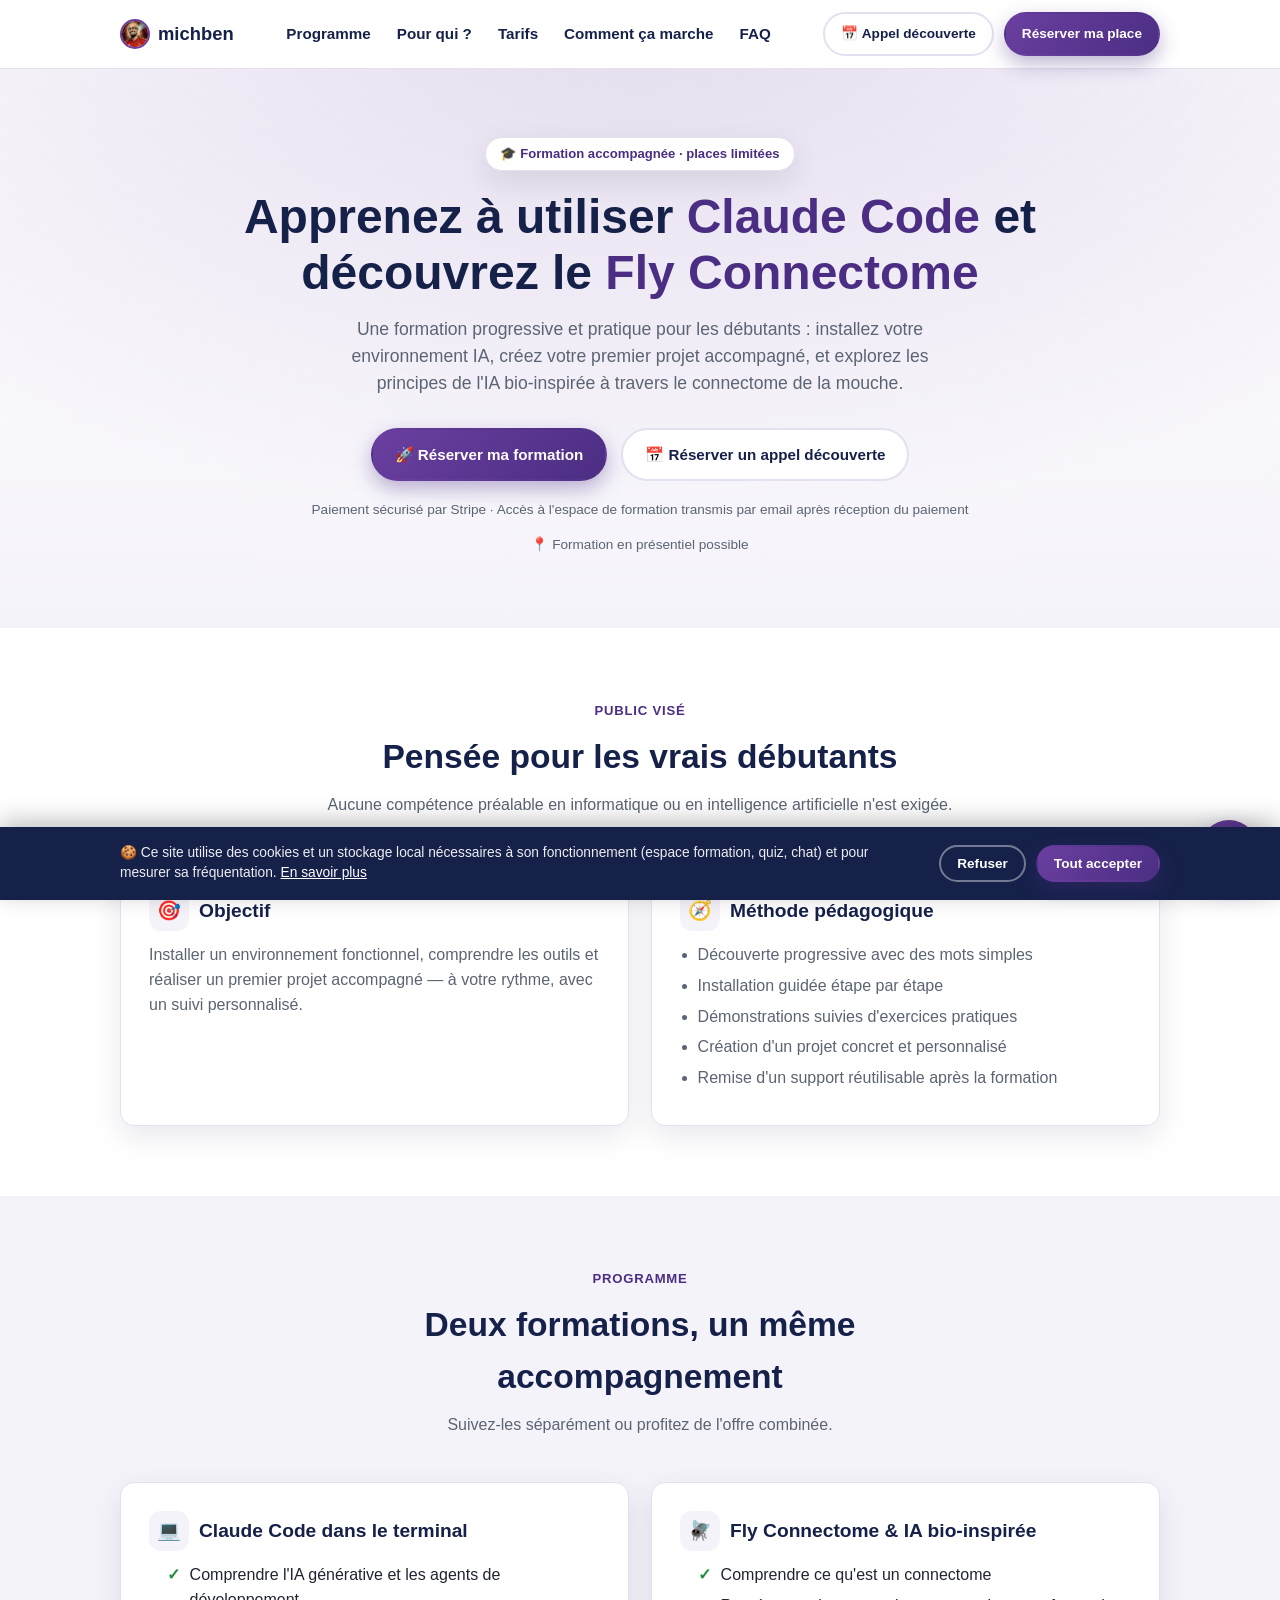
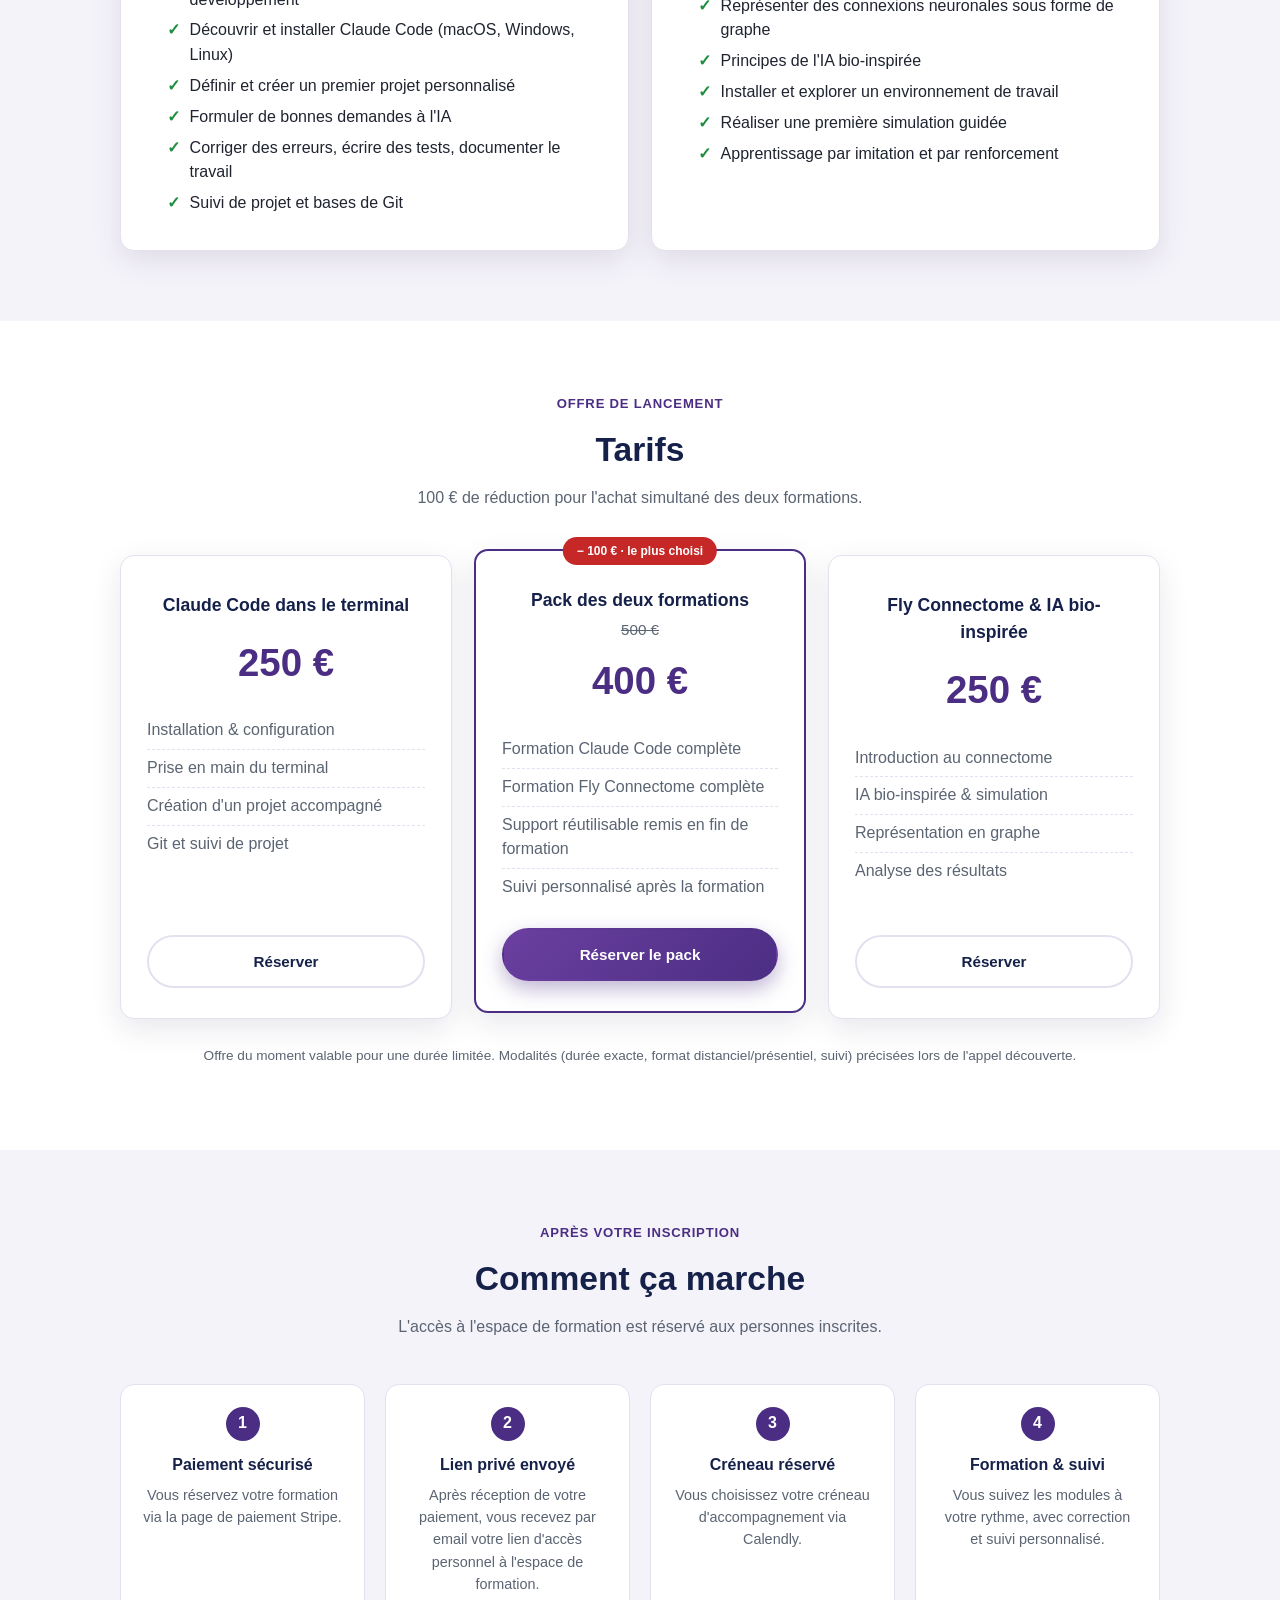
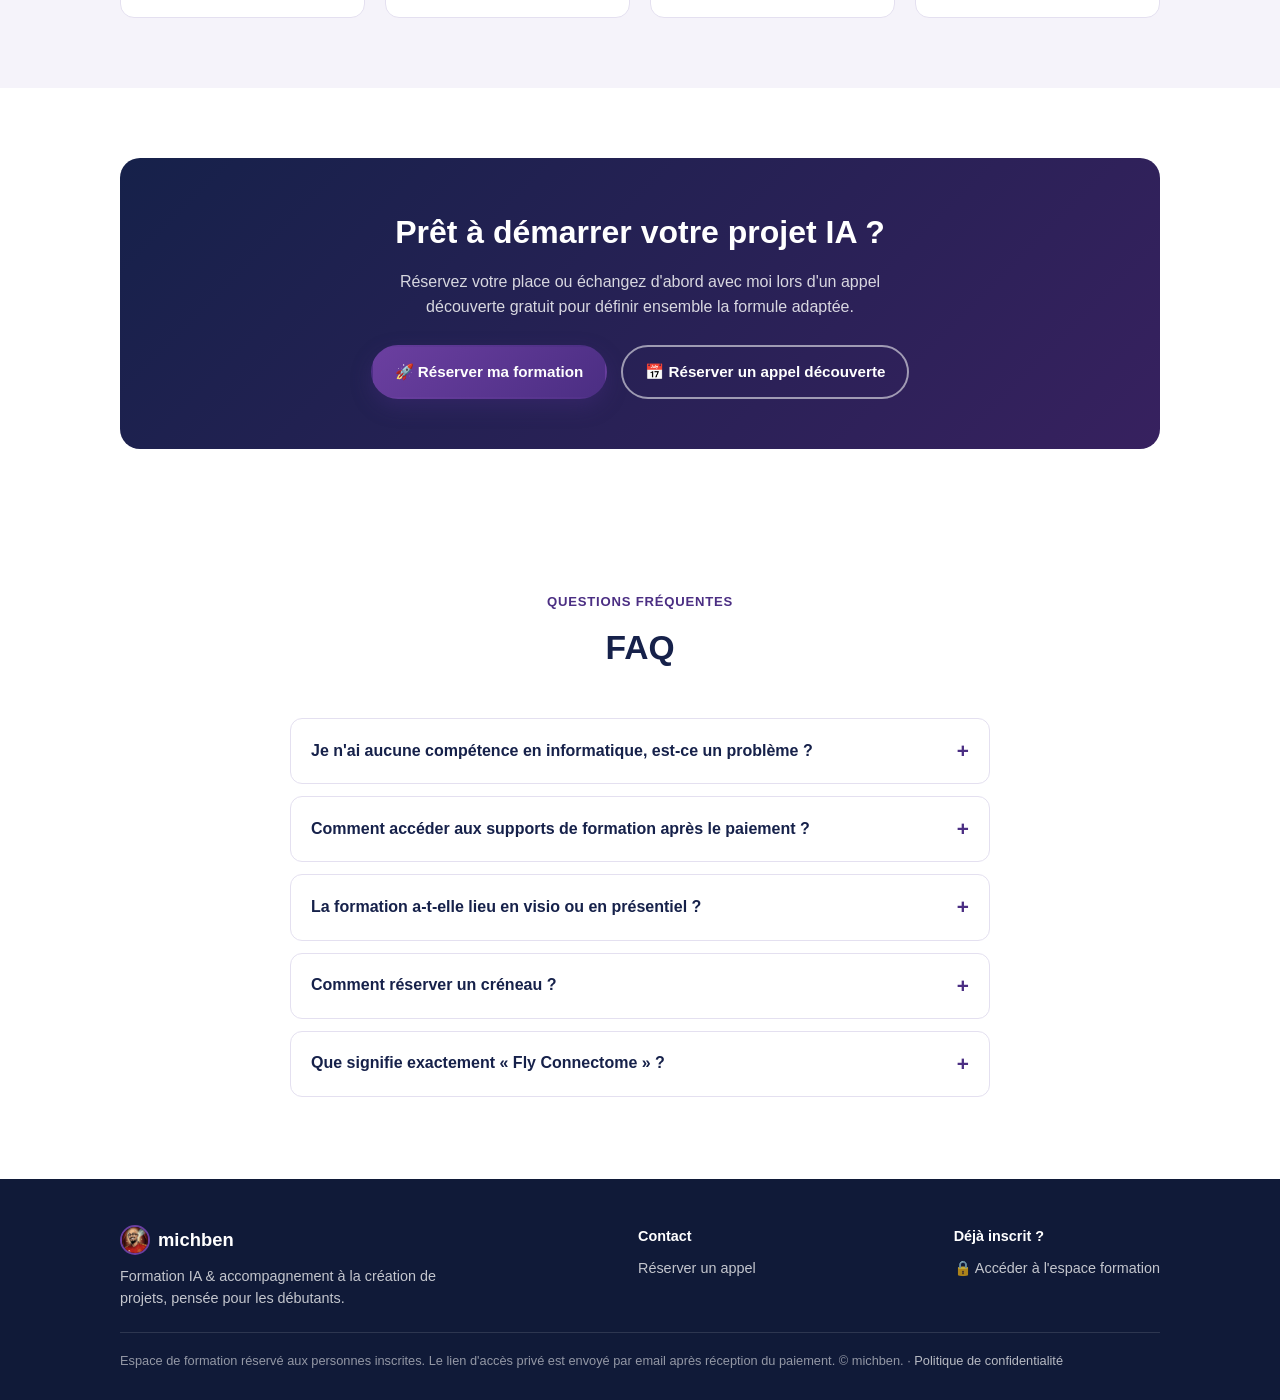
<file: index.html>
<!DOCTYPE html>
<html lang="fr">
<head>
<meta charset="UTF-8">
<meta name="viewport" content="width=device-width, initial-scale=1.0">
<title>Formation Claude Code &amp; Fly Connectome — michben</title>
<meta name="description" content="Formation accompagnée pour apprendre à utiliser Claude Code dans le terminal et découvrir le Fly Connectome et l'IA bio-inspirée, sans compétence technique préalable.">
<link rel="stylesheet" href="assets/style.css">
<link rel="icon" type="image/png" href="assets/logo.png">
</head>
<body>

<header class="site-header">
  <div class="container">
    <a href="#top" class="brand"><img src="assets/logo.png" alt="michben" class="logo-img"> michben</a>
    <nav>
      <ul class="nav-links">
        <li><a href="#programme">Programme</a></li>
        <li><a href="#pour-qui">Pour qui ?</a></li>
        <li><a href="#tarifs">Tarifs</a></li>
        <li><a href="#etapes">Comment ça marche</a></li>
        <li><a href="#faq">FAQ</a></li>
      </ul>
    </nav>
    <div class="nav-cta">
      <a href="https://calendly.com/michben" target="_blank" rel="noopener" class="btn btn-secondary btn-sm">📅 Appel découverte</a>
      <a href="#tarifs" class="btn btn-primary btn-sm">Réserver ma place</a>
    </div>
  </div>
</header>

<main id="top">

  <!-- HERO -->
  <section class="hero">
    <div class="container">
      <span class="eyebrow">🎓 Formation accompagnée · places limitées</span>
      <h1>Apprenez à utiliser <span class="accent">Claude Code</span> et découvrez le <span class="accent">Fly Connectome</span></h1>
      <p class="lead">Une formation progressive et pratique pour les débutants : installez votre environnement IA, créez votre premier projet accompagné, et explorez les principes de l'IA bio-inspirée à travers le connectome de la mouche.</p>
      <div class="hero-ctas">
        <a href="#tarifs" class="btn btn-primary">🚀 Réserver ma formation</a>
        <a href="https://calendly.com/michben" target="_blank" rel="noopener" class="btn btn-secondary">📅 Réserver un appel découverte</a>
      </div>
      <p class="hero-note">Paiement sécurisé par Stripe · Accès à l'espace de formation transmis par email après réception du paiement</p>
      <p class="hero-note">📍 Formation en présentiel possible</p>
    </div>
  </section>

  <!-- POUR QUI -->
  <section id="pour-qui">
    <div class="container">
      <div class="section-head">
        <span class="tag">Public visé</span>
        <h2>Pensée pour les vrais débutants</h2>
        <p>Aucune compétence préalable en informatique ou en intelligence artificielle n'est exigée.</p>
      </div>
      <div class="grid-2">
        <div class="card">
          <h3><span class="icon-badge">🎯</span> Objectif</h3>
          <p style="color:var(--muted); margin:0;">Installer un environnement fonctionnel, comprendre les outils et réaliser un premier projet accompagné — à votre rythme, avec un suivi personnalisé.</p>
        </div>
        <div class="card">
          <h3><span class="icon-badge">🧭</span> Méthode pédagogique</h3>
          <ul>
            <li>Découverte progressive avec des mots simples</li>
            <li>Installation guidée étape par étape</li>
            <li>Démonstrations suivies d'exercices pratiques</li>
            <li>Création d'un projet concret et personnalisé</li>
            <li>Remise d'un support réutilisable après la formation</li>
          </ul>
        </div>
      </div>
    </div>
  </section>

  <!-- PROGRAMME -->
  <section id="programme" class="section-soft">
    <div class="container">
      <div class="section-head">
        <span class="tag">Programme</span>
        <h2>Deux formations, un même accompagnement</h2>
        <p>Suivez-les séparément ou profitez de l'offre combinée.</p>
      </div>
      <div class="grid-2">
        <div class="card">
          <h3><span class="icon-badge">💻</span> Claude Code dans le terminal</h3>
          <ul class="check-list">
            <li>Comprendre l'IA générative et les agents de développement</li>
            <li>Découvrir et installer Claude Code (macOS, Windows, Linux)</li>
            <li>Définir et créer un premier projet personnalisé</li>
            <li>Formuler de bonnes demandes à l'IA</li>
            <li>Corriger des erreurs, écrire des tests, documenter le travail</li>
            <li>Suivi de projet et bases de Git</li>
          </ul>
        </div>
        <div class="card">
          <h3><span class="icon-badge">🪰</span> Fly Connectome &amp; IA bio-inspirée</h3>
          <ul class="check-list">
            <li>Comprendre ce qu'est un connectome</li>
            <li>Représenter des connexions neuronales sous forme de graphe</li>
            <li>Principes de l'IA bio-inspirée</li>
            <li>Installer et explorer un environnement de travail</li>
            <li>Réaliser une première simulation guidée</li>
            <li>Apprentissage par imitation et par renforcement</li>
          </ul>
        </div>
      </div>
    </div>
  </section>

  <!-- TARIFS -->
  <section id="tarifs">
    <div class="container">
      <div class="section-head">
        <span class="tag">Offre de lancement</span>
        <h2>Tarifs</h2>
        <p>100&nbsp;€ de réduction pour l'achat simultané des deux formations.</p>
      </div>
      <div class="grid-3">
        <div class="price-card">
          <h3>Claude Code dans le terminal</h3>
          <div class="price">250&nbsp;€</div>
          <ul>
            <li>Installation &amp; configuration</li>
            <li>Prise en main du terminal</li>
            <li>Création d'un projet accompagné</li>
            <li>Git et suivi de projet</li>
          </ul>
          <a href="https://buy.stripe.com/test_7sYcN51a23fn3Hab2f7kc00" target="_blank" rel="noopener" class="btn btn-secondary btn-block">Réserver</a>
        </div>
        <div class="price-card featured">
          <span class="price-badge">− 100 € · le plus choisi</span>
          <h3>Pack des deux formations</h3>
          <div class="old-price">500&nbsp;€</div>
          <div class="price">400&nbsp;€</div>
          <ul>
            <li>Formation Claude Code complète</li>
            <li>Formation Fly Connectome complète</li>
            <li>Support réutilisable remis en fin de formation</li>
            <li>Suivi personnalisé après la formation</li>
          </ul>
          <a href="https://buy.stripe.com/test_8x24gzcSKbLT6Tm5HV7kc02" target="_blank" rel="noopener" class="btn btn-primary btn-block">Réserver le pack</a>
        </div>
        <div class="price-card">
          <h3>Fly Connectome &amp; IA bio-inspirée</h3>
          <div class="price">250&nbsp;€</div>
          <ul>
            <li>Introduction au connectome</li>
            <li>IA bio-inspirée &amp; simulation</li>
            <li>Représentation en graphe</li>
            <li>Analyse des résultats</li>
          </ul>
          <a href="https://buy.stripe.com/test_eVqcN53iag29gtWfiv7kc01" target="_blank" rel="noopener" class="btn btn-secondary btn-block">Réserver</a>
        </div>
      </div>
      <p style="text-align:center; color:var(--muted); font-size:0.85rem; margin-top:26px;">Offre du moment valable pour une durée limitée. Modalités (durée exacte, format distanciel/présentiel, suivi) précisées lors de l'appel découverte.</p>
    </div>
  </section>

  <!-- COMMENT CA MARCHE -->
  <section id="etapes" class="section-soft">
    <div class="container">
      <div class="section-head">
        <span class="tag">Après votre inscription</span>
        <h2>Comment ça marche</h2>
        <p>L'accès à l'espace de formation est réservé aux personnes inscrites.</p>
      </div>
      <div class="steps">
        <div class="step">
          <div class="num">1</div>
          <h4>Paiement sécurisé</h4>
          <p>Vous réservez votre formation via la page de paiement Stripe.</p>
        </div>
        <div class="step">
          <div class="num">2</div>
          <h4>Lien privé envoyé</h4>
          <p>Après réception de votre paiement, vous recevez par email votre lien d'accès personnel à l'espace de formation.</p>
        </div>
        <div class="step">
          <div class="num">3</div>
          <h4>Créneau réservé</h4>
          <p>Vous choisissez votre créneau d'accompagnement via Calendly.</p>
        </div>
        <div class="step">
          <div class="num">4</div>
          <h4>Formation &amp; suivi</h4>
          <p>Vous suivez les modules à votre rythme, avec correction et suivi personnalisé.</p>
        </div>
      </div>
    </div>
  </section>

  <!-- CTA -->
  <section>
    <div class="container">
      <div class="cta-banner">
        <h2>Prêt à démarrer votre projet IA ?</h2>
        <p>Réservez votre place ou échangez d'abord avec moi lors d'un appel découverte gratuit pour définir ensemble la formule adaptée.</p>
        <div class="hero-ctas" style="margin-bottom:0;">
          <a href="#tarifs" class="btn btn-primary">🚀 Réserver ma formation</a>
          <a href="https://calendly.com/michben" target="_blank" rel="noopener" class="btn btn-outline-light">📅 Réserver un appel découverte</a>
        </div>
      </div>
    </div>
  </section>

  <!-- FAQ -->
  <section id="faq">
    <div class="container">
      <div class="section-head">
        <span class="tag">Questions fréquentes</span>
        <h2>FAQ</h2>
      </div>
      <div style="max-width:700px; margin:0 auto;">
        <details class="faq-item">
          <summary>Je n'ai aucune compétence en informatique, est-ce un problème ?</summary>
          <div class="faq-body">Non. La formation est conçue pour les personnes débutantes ou sans compétence préalable en informatique et en intelligence artificielle. Chaque étape est expliquée avec des mots simples.</div>
        </details>
        <details class="faq-item">
          <summary>Comment accéder aux supports de formation après le paiement ?</summary>
          <div class="faq-body">Dès réception de votre paiement, vous recevez par email un lien d'accès personnel et privé vers l'espace de formation. Cet espace n'est pas accessible publiquement.</div>
        </details>
        <details class="faq-item">
          <summary>La formation a-t-elle lieu en visio ou en présentiel ?</summary>
          <div class="faq-body">Les deux formats sont possibles : à distance en visioconférence, ou en présentiel selon la zone géographique. Les horaires sont flexibles et adaptés à votre emploi du temps.</div>
        </details>
        <details class="faq-item">
          <summary>Comment réserver un créneau ?</summary>
          <div class="faq-body">Utilisez le bouton « Réserver un appel découverte » pour un premier échange gratuit, ou le lien Calendly transmis dans votre espace de formation pour planifier vos séances.</div>
        </details>
        <details class="faq-item">
          <summary>Que signifie exactement « Fly Connectome » ?</summary>
          <div class="faq-body">Le terme peut désigner les données de connectome de la drosophile, l'écosystème FlyWire, ou un modèle de simulation d'IA bio-inspirée. Le contenu exact et l'environnement utilisé sont précisés ensemble lors de la préparation de la formation.</div>
        </details>
      </div>
    </div>
  </section>

</main>

<footer class="site-footer">
  <div class="container">
    <div class="footer-grid">
      <div>
        <div class="brand" style="margin-bottom:10px;"><img src="assets/logo.png" alt="michben" class="logo-img"> michben</div>
        <p style="max-width:320px; margin:0;">Formation IA &amp; accompagnement à la création de projets, pensée pour les débutants.</p>
      </div>
      <div>
        <div style="color:#fff; font-weight:700; margin-bottom:10px;">Contact</div>
        <p style="margin:0;"><a href="https://calendly.com/michben" target="_blank" rel="noopener">Réserver un appel</a></p>
      </div>
      <div>
        <div style="color:#fff; font-weight:700; margin-bottom:10px;">Déjà inscrit ?</div>
        <p style="margin:0;"><a href="espace-prive/index.html">🔒 Accéder à l'espace formation</a></p>
      </div>
    </div>
    <div class="footer-note">
      Espace de formation réservé aux personnes inscrites. Le lien d'accès privé est envoyé par email après réception du paiement. © michben.
      · <a href="politique-confidentialite.html" style="color:rgba(255,255,255,0.7);">Politique de confidentialité</a>
    </div>
  </div>
</footer>

<script src="assets/chat-widget.js" defer></script>
<script src="assets/cookie-consent.js" data-policy-href="politique-confidentialite.html" defer></script>
</body>
</html>
</file>
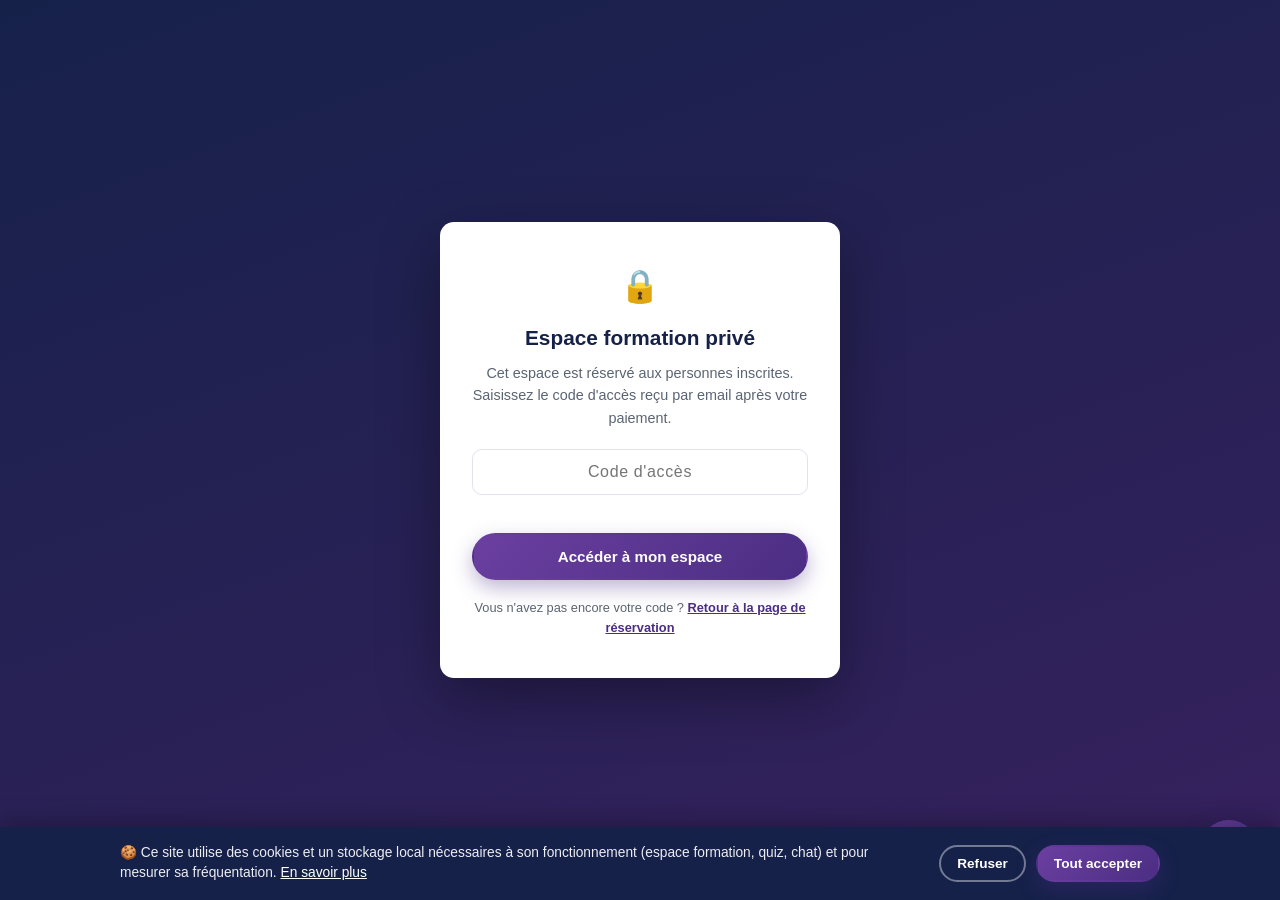
<file: espace-prive/index.html>
<!DOCTYPE html>
<html lang="fr">
<head>
<meta charset="UTF-8">
<meta name="viewport" content="width=device-width, initial-scale=1.0">
<meta name="robots" content="noindex, nofollow, noarchive">
<title>Espace formation privé — michben</title>
<link rel="stylesheet" href="../assets/style.css">
<link rel="icon" type="image/png" href="../assets/logo.png">
</head>
<body>

<!-- ================= GATE (code d'accès) ================= -->
<div id="gate" class="gate-overlay">
  <div class="gate-card">
    <div class="lock">🔒</div>
    <h1>Espace formation privé</h1>
    <p>Cet espace est réservé aux personnes inscrites. Saisissez le code d'accès reçu par email après votre paiement.</p>
    <form id="gate-form">
      <input type="text" id="gate-input" placeholder="Code d'accès" autocomplete="off" autocapitalize="characters" required>
      <div class="gate-error" id="gate-error"></div>
      <button type="submit" class="btn btn-primary btn-block">Accéder à mon espace</button>
    </form>
    <div class="gate-help">
      Vous n'avez pas encore votre code ? <a href="../index.html">Retour à la page de réservation</a>
    </div>
  </div>
</div>

<!-- ================= CONTENU PRIVÉ ================= -->
<div id="content" class="private-hidden">

  <header class="private-header">
    <div class="container">
      <a href="../index.html" class="brand"><img src="../assets/logo.png" alt="michben" class="logo-img"> michben — Espace formation</a>
      <div style="display:flex; gap:10px; align-items:center;">
        <a href="https://calendly.com/michben" target="_blank" rel="noopener" class="btn btn-outline-light btn-sm">📅 Réserver un créneau</a>
        <button id="logout-btn" class="btn btn-outline-light btn-sm">Se déconnecter</button>
      </div>
    </div>
  </header>

  <main class="container" style="padding-top:30px; padding-bottom:70px;">

    <div class="badge-pill">Bienvenue 👋</div>
    <h1 style="color:var(--navy); margin:0 0 8px;">Votre espace de formation</h1>
    <p style="color:var(--muted); max-width:640px;">Retrouvez ici l'intégralité des modules des deux formations, les fiches à compléter et le lien pour réserver vos séances d'accompagnement.</p>

    <nav class="tabs">
      <button class="tab-btn active" data-tab="tab-f1">💻 Formation 1 — Claude Code</button>
      <button class="tab-btn" data-tab="tab-f2">🪰 Formation 2 — Fly Connectome</button>
      <button class="tab-btn" data-tab="tab-fiches">📝 Fiches à compléter</button>
      <button class="tab-btn" data-tab="tab-quiz">🧠 Quiz final</button>
      <button class="tab-btn" data-tab="tab-suivi">📅 Suivi &amp; rendez-vous</button>
    </nav>

    <!-- ===== FORMATION 1 ===== -->
    <section id="tab-f1" class="tab-panel active">
      <div class="card" style="margin-bottom:24px;">
        <h3>🎯 Objectif de la formation</h3>
        <p style="color:var(--muted); margin:0;">Apprendre à utiliser Claude Code depuis un terminal pour comprendre un projet, créer une structure, générer ou modifier des fichiers, corriger des erreurs, écrire des tests, documenter le travail et suivre l'avancement d'un projet.</p>
      </div>
      <div class="card" style="margin-bottom:24px;">
        <h3>✅ Pré-requis</h3>
        <ul class="check-list">
          <li>Un ordinateur récent et une connexion Internet</li>
          <li>Un compte Claude compatible avec Claude Code</li>
          <li>Un terminal ou une invite de commande</li>
          <li>Un projet à créer ou un dossier de travail</li>
          <li>Aucune expérience avancée en programmation n'est exigée</li>
        </ul>
      </div>

      <details class="module" open>
        <summary><span class="m-num">Module 1</span> Comprendre l'IA et Claude Code</summary>
        <div class="m-body">
          <ul>
            <li>Intelligence artificielle générative</li>
            <li>Modèle de langage, prompt et contexte</li>
            <li>Différence entre conversation et agent de développement</li>
            <li>Notions de fichier, dossier, projet, code source et test</li>
            <li>Importance des sauvegardes et de la vérification humaine</li>
          </ul>
          <p><strong>Exemple de demande efficace :</strong></p>
          <pre><code>Analyse le dossier du projet. Explique sa structure.
Ne modifie aucun fichier pour le moment.
Indique les trois premières étapes possibles.</code></pre>

          <div class="activity-box">
            <div class="activity-title">🎯 Activité — Feu vert / feu rouge</div>
            <p>Pour chacune de ces actions, demandez-vous si elle est raisonnable (🟢) ou si elle doit être contrôlée (🔴) : analyser un projet, supprimer tous les fichiers, demander la liste des fichiers modifiés, partager une clé API, créer une sauvegarde. Cet exercice aide à repérer les actions à risque avant de les exécuter.</p>
          </div>
        </div>
      </details>

      <details class="module">
        <summary><span class="m-num">Module 2</span> Découvrir le terminal</summary>
        <div class="m-body">
          <ul>
            <li>Ouvrir le terminal et identifier le dossier actuel</li>
            <li>Se déplacer dans les dossiers</li>
            <li>Créer un dossier de projet</li>
            <li>Lancer une commande et comprendre une erreur simple</li>
          </ul>
          <p><strong>Commandes de base :</strong></p>
          <pre><code>pwd                  # afficher le dossier actuel
ls                   # afficher le contenu
dir                  # équivalent courant sous Windows
cd nom-du-dossier    # entrer dans un dossier
cd ..                # revenir au dossier parent
mkdir mon-projet     # créer un dossier</code></pre>

          <div class="activity-box">
            <div class="activity-title">🎯 Activité — Le terminal comme explorateur</div>
            <p>Comparez le terminal à un explorateur de fichiers : exécutez une commande, observez le résultat, puis demandez-vous « Où sommes-nous ? Que contient ce dossier ? ». Regardez l'animation ci-dessous pour visualiser le lien entre commande, dossier et résultat.</p>
          </div>

          <div class="anim-terminal" data-lines='[{"cmd":"pwd","out":"/Users/eleve/mon-projet"},{"cmd":"ls","out":"README.md  src/  package.json"},{"cmd":"mkdir mon-projet","out":""},{"cmd":"cd mon-projet","out":""}]'>
            <div class="anim-terminal-header"><span class="dot"></span><span class="dot"></span><span class="dot"></span><span class="label">terminal</span></div>
            <div class="anim-terminal-body"></div>
            <div class="anim-terminal-controls"><button type="button" class="btn btn-secondary btn-sm anim-replay">▶️ Rejouer l'animation</button></div>
          </div>
        </div>
      </details>

      <details class="module">
        <summary><span class="m-num">Module 3</span> Installation de Claude Code</summary>
        <div class="m-body">
          <p><strong>macOS, Linux ou WSL</strong></p>
          <pre><code>curl -fsSL https://claude.ai/install.sh | bash</code></pre>
          <p><strong>Windows PowerShell</strong></p>
          <pre><code>irm https://claude.ai/install.ps1 | iex</code></pre>
          <p><strong>Windows CMD</strong></p>
          <pre><code>curl -fsSL https://claude.ai/install.cmd -o install.cmd && install.cmd && del install.cmd</code></pre>
          <p><strong>Autres méthodes possibles</strong></p>
          <pre><code>winget install Anthropic.ClaudeCode
brew install --cask claude-code</code></pre>
          <p><strong>Vérification</strong></p>
          <pre><code>claude --version
claude doctor</code></pre>
          <p style="font-size:0.85rem;">Les commandes et conditions d'accès peuvent évoluer : vérifiez la documentation officielle le jour de l'installation.</p>
        </div>
      </details>

      <details class="module">
        <summary><span class="m-num">Module 4</span> Première utilisation</summary>
        <div class="m-body">
          <pre><code>claude</code></pre>
          <p><strong>Exemples de demandes :</strong></p>
          <ul>
            <li>Explique-moi ce que fait ce projet</li>
            <li>Présente-moi la structure des dossiers</li>
            <li>Quelles technologies sont utilisées ?</li>
            <li>Ne modifie aucun fichier. Commence par analyser le projet.</li>
          </ul>
        </div>
      </details>

      <details class="module">
        <summary><span class="m-num">Module 5</span> Déterminer le projet</summary>
        <div class="m-body">
          <p>Avant de créer, on définit le nom, l'objectif, le public, les fonctionnalités, les contraintes et la première version réaliste du projet.</p>
          <p><em>Exemple : une application de tâches permettant d'ajouter, afficher et terminer des tâches. Les notifications et la synchronisation pourront être ajoutées plus tard.</em></p>
        </div>
      </details>

      <details class="module">
        <summary><span class="m-num">Module 6</span> Créer et configurer le projet</summary>
        <div class="m-body">
          <pre><code>mkdir mon-premier-projet
cd mon-premier-projet
claude</code></pre>
          <p><strong>Prompt de démarrage recommandé :</strong></p>
          <pre><code>Tu es mon assistant de développement.
Je suis débutant en informatique. Analyse le dossier actuel sans modifier de fichier.
Mon objectif est de créer une application simple de gestion de tâches.
Propose une structure, les technologies adaptées et les difficultés possibles.
Attends ma validation avant de créer ou modifier des fichiers.</code></pre>
          <p><strong>Fichier CLAUDE.md recommandé :</strong></p>
          <pre><code># Instructions du projet
- Expliquer les modifications avant de les appliquer.
- Ne jamais supprimer un fichier sans confirmation.
- Écrire du code compréhensible par un débutant.
- Mettre à jour la documentation.
- Exécuter les tests après chaque modification importante.
- Signaler les erreurs sans les dissimuler.</code></pre>

          <div class="activity-box">
            <div class="activity-title">🎯 Activité — Le projet en puzzle</div>
            <p>Remettez dans l'ordre logique : comprendre, planifier, créer, tester, documenter, sauvegarder. Chaque étape correspond à un élément du projet (README, code, tests, données, documentation, sauvegardes).</p>
          </div>

          <p><strong>Ce que Claude Code va créer, petit à petit :</strong></p>
          <div class="anim-filetree">
            <div class="file-line">📁 mon-premier-projet/</div>
            <div class="file-line">├── 📄 README.md</div>
            <div class="file-line">├── 📄 CLAUDE.md</div>
            <div class="file-line">├── 📁 src/</div>
            <div class="file-line">│   └── 📄 index.js</div>
            <div class="file-line">├── 📁 tests/</div>
            <div class="file-line">│   └── 📄 index.test.js</div>
            <div class="file-line">└── 📄 package.json</div>
          </div>
        </div>
      </details>

      <details class="module">
        <summary><span class="m-num">Module 7</span> Formuler de bonnes demandes</summary>
        <div class="m-body">
          <p>Une bonne demande contient le contexte, l'objectif, les contraintes, le résultat attendu et une demande de validation.</p>
          <pre><code>Contexte : application de gestion de tâches.
Objectif : ajouter un filtre pour les tâches terminées.
Contraintes : conserver l'interface et ne pas modifier la base de données.
Résultat : code, explication, test et mise à jour du README.
Commence par analyser les fichiers et proposer un plan.</code></pre>

          <div class="activity-box">
            <div class="activity-title">🎯 Activité — Le prompt comme cahier des charges</div>
            <p>Comparez les deux demandes ci-dessous : laquelle donnera le meilleur résultat ?</p>
          </div>

          <div class="anim-prompt-grid">
            <div class="anim-prompt-card anim-prompt-weak">
              <strong>❌ Demande faible</strong><br>
              « Améliore mon application. »
            </div>
            <div class="anim-prompt-arrow">→</div>
            <div class="anim-prompt-card anim-prompt-good hidden-reveal" id="prompt-good-1">
              <strong>✅ Demande structurée</strong><br>
              « Analyse le projet, ne modifie rien, propose un plan pour ajouter un filtre aux tâches terminées et attends ma validation. »
            </div>
          </div>
          <div style="text-align:center;">
            <button type="button" class="btn btn-secondary btn-sm" data-prompt-reveal-btn="prompt-good-1">✨ Voir la version structurée</button>
          </div>
        </div>
      </details>

      <details class="module">
        <summary><span class="m-num">Module 8</span> Exercices pratiques</summary>
        <div class="m-body">
          <p><strong>Exercice 1 — Créer une page d'accueil</strong></p>
          <pre><code>Crée une page d'accueil simple avec un titre, une description,
un bouton principal et une mise en page adaptée aux petits écrans.</code></pre>
          <p><strong>Exercice 2 — Ajouter un formulaire</strong></p>
          <pre><code>Ajoute un formulaire de création de tâche.
Refuse les tâches vides, affiche un message clair et ajoute un test.</code></pre>
          <p><strong>Exercice 3 — Corriger une erreur</strong></p>
          <pre><code>Une tâche vide peut être enregistrée. Analyse la cause,
propose une correction et ajoute un test correspondant.</code></pre>
        </div>
      </details>

      <details class="module">
        <summary><span class="m-num">Module 9</span> Tests et vérification</summary>
        <div class="m-body">
          <ul>
            <li>Analyser les tests existants</li>
            <li>Exécuter les tests</li>
            <li>Ajouter des tests pour les fonctionnalités principales</li>
            <li>Vérifier qu'une modification ne casse pas l'existant</li>
            <li>Demander une explication simple en cas d'erreur</li>
          </ul>
        </div>
      </details>

      <details class="module">
        <summary><span class="m-num">Module 10</span> Suivi du projet et Git</summary>
        <div class="m-body">
          <table>
            <tr><th>Élément</th><th>Statut</th><th>Commentaire</th></tr>
            <tr><td>Définition du projet</td><td>Terminé</td><td>Objectif validé</td></tr>
            <tr><td>Structure des dossiers</td><td>En cours</td><td>À vérifier</td></tr>
            <tr><td>Page d'accueil</td><td>À faire</td><td>Première fonctionnalité</td></tr>
            <tr><td>Tests</td><td>À faire</td><td>Prévoir trois tests</td></tr>
            <tr><td>Documentation</td><td>En cours</td><td>README à compléter</td></tr>
          </table>

          <p><strong>🗂️ Suivi visuel (glissez les cartes entre les colonnes) :</strong></p>
          <div class="kanban-board">
            <div class="kanban-col" data-col="todo">
              <h4>À faire</h4>
              <div class="kanban-cards">
                <div class="kanban-card" id="card-tests">Prévoir trois tests</div>
                <div class="kanban-card" id="card-fly-sim">Fly : première simulation</div>
              </div>
            </div>
            <div class="kanban-col" data-col="doing">
              <h4>En cours</h4>
              <div class="kanban-cards">
                <div class="kanban-card" id="card-structure">Analyser les dossiers</div>
                <div class="kanban-card" id="card-doc">Mettre à jour le README</div>
              </div>
            </div>
            <div class="kanban-col" data-col="testing">
              <h4>À tester</h4>
              <div class="kanban-cards">
                <div class="kanban-card" id="card-filtre">Filtre tâches terminées</div>
              </div>
            </div>
            <div class="kanban-col" data-col="done">
              <h4>Terminé</h4>
              <div class="kanban-cards">
                <div class="kanban-card" id="card-def">Définition du projet</div>
              </div>
            </div>
          </div>

          <pre><code>git init
git status
git add .
git commit -m "Création initiale du projet"</code></pre>

          <div class="activity-box">
            <div class="activity-title">🎯 Activité — Avant / après</div>
            <p>Observez le projet avant une modification, faites une sauvegarde ou un commit, puis effectuez une petite modification. Comparez l'état avant et après : le suivi réduit le risque d'erreur.</p>
          </div>

          <p><strong>Commandes Claude Code utiles :</strong></p>
          <pre><code>/help
/clear
/login
/exit

claude
claude "explique ce projet"
claude -p "explique cette fonction"
claude -c
claude -r</code></pre>
        </div>
      </details>

      <div class="card" style="border-color: var(--red);">
        <h3>🛡️ Sécurité</h3>
        <ul class="check-list">
          <li>Ne jamais partager une clé API ou un mot de passe</li>
          <li>Vérifier les fichiers avant une suppression</li>
          <li>Faire une sauvegarde avant une modification importante</li>
          <li>Ne pas exécuter aveuglément une commande inconnue</li>
          <li>Contrôler les modifications générées par l'IA</li>
          <li>Tester le projet après chaque étape</li>
        </ul>
      </div>
    </section>

    <!-- ===== FORMATION 2 ===== -->
    <section id="tab-f2" class="tab-panel">
      <div class="card" style="margin-bottom:24px;">
        <h3>ℹ️ Clarification</h3>
        <p style="color:var(--muted); margin:0;">Le terme « Fly Connectome » peut désigner les données de connectome de la drosophile, l'écosystème FlyWire, un modèle de simulation ou un environnement logiciel spécifique. Ce support présente les principes généraux du connectome de la mouche et de l'IA bio-inspirée. L'environnement exact est précisé ensemble lors de la préparation de la formation.</p>
      </div>

      <div class="card" style="margin-bottom:24px;">
        <h3>🎯 Objectifs</h3>
        <ul class="check-list">
          <li>Comprendre ce qu'est un connectome</li>
          <li>Représenter des connexions neuronales sous forme de graphe</li>
          <li>Comprendre les principes de l'IA bio-inspirée</li>
          <li>Installer et explorer un environnement de travail</li>
          <li>Réaliser une première simulation guidée</li>
          <li>Comprendre l'apprentissage par imitation et par renforcement</li>
          <li>Identifier les limites scientifiques et techniques</li>
        </ul>
      </div>

      <details class="module" open>
        <summary><span class="m-num">Module 1</span> Comprendre le connectome</summary>
        <div class="m-body">
          <p>Un connectome représente les connexions entre les neurones d'un système nerveux. On peut le comparer à une carte : les neurones sont les villes, les synapses sont les routes et les flèches indiquent le sens de circulation. Cette carte ne décrit cependant pas toute l'activité biologique du cerveau.</p>
          <pre><code>G = (V, E)

V  : ensemble des neurones
E  : ensemble des connexions
Wij : poids ou importance d'une connexion entre i et j</code></pre>

          <div class="activity-box">
            <div class="activity-title">🎯 Activité — Le réseau humain</div>
            <p>Distribuez des rôles : neurones sensoriels, neurones intermédiaires et neurones moteurs. Faites circuler une carte « obstacle à gauche » et observez quelle sortie est activée. Cette activité rend concrète la propagation de l'information dans un connectome.</p>
          </div>
        </div>
      </details>

      <details class="module">
        <summary><span class="m-num">Module 2</span> IA bio-inspirée</summary>
        <div class="m-body">
          <table>
            <tr><th>Biologie</th><th>Représentation informatique simplifiée</th></tr>
            <tr><td>Neurone</td><td>Nœud du graphe</td></tr>
            <tr><td>Synapse</td><td>Arête ou connexion</td></tr>
            <tr><td>Signal neuronal</td><td>Valeur numérique</td></tr>
            <tr><td>Neurone sensoriel</td><td>Entrée du modèle</td></tr>
            <tr><td>Neurone moteur</td><td>Sortie du modèle</td></tr>
            <tr><td>Mouvement</td><td>Action simulée</td></tr>
            <tr><td>Récompense</td><td>Signal d'apprentissage</td></tr>
          </table>
        </div>
      </details>

      <details class="module">
        <summary><span class="m-num">Module 3</span> Architecture simplifiée</summary>
        <div class="m-body">
          <pre><code>Observation de l'environnement
        ↓
  Encodage numérique
        ↓
  Neurones afférents
        ↓
  Propagation dans le graphe
        ↓
  Neurones intrinsèques
        ↓
  Neurones efférents
        ↓
  Actions motrices
        ↓
  Mouche virtuelle</code></pre>
          <p>Les neurones afférents reçoivent les informations sensorielles, les neurones intrinsèques traitent et transmettent les informations, et les neurones efférents produisent les commandes motrices.</p>

          <p><strong>🪰 Flux neuronal animé :</strong> le signal (point violet) circule des neurones sensoriels vers les neurones moteurs, en passant par la couche intermédiaire.</p>
          <div class="anim-connectome">
            <svg id="connectome-svg" viewBox="0 0 380 200" xmlns="http://www.w3.org/2000/svg">
              <!-- edges -->
              <g class="edge-group">
                <line class="edge" x1="40" y1="40" x2="190" y2="25"></line>
                <line class="edge" x1="40" y1="40" x2="190" y2="75"></line>
                <line class="edge" x1="40" y1="40" x2="190" y2="125"></line>
                <line class="edge" x1="40" y1="40" x2="190" y2="175"></line>
                <line class="edge" x1="40" y1="100" x2="190" y2="25"></line>
                <line class="edge" x1="40" y1="100" x2="190" y2="75"></line>
                <line class="edge" x1="40" y1="100" x2="190" y2="125"></line>
                <line class="edge" x1="40" y1="100" x2="190" y2="175"></line>
                <line class="edge" x1="40" y1="160" x2="190" y2="25"></line>
                <line class="edge" x1="40" y1="160" x2="190" y2="75"></line>
                <line class="edge" x1="40" y1="160" x2="190" y2="125"></line>
                <line class="edge" x1="40" y1="160" x2="190" y2="175"></line>
                <line class="edge" x1="190" y1="25" x2="340" y2="70"></line>
                <line class="edge" x1="190" y1="25" x2="340" y2="130"></line>
                <line class="edge" x1="190" y1="75" x2="340" y2="70"></line>
                <line class="edge" x1="190" y1="75" x2="340" y2="130"></line>
                <line class="edge" x1="190" y1="125" x2="340" y2="70"></line>
                <line class="edge" x1="190" y1="125" x2="340" y2="130"></line>
                <line class="edge" x1="190" y1="175" x2="340" y2="70"></line>
                <line class="edge" x1="190" y1="175" x2="340" y2="130"></line>
              </g>
              <!-- nodes -->
              <circle class="node-circle node-sens" cx="40" cy="40" r="9"></circle>
              <circle class="node-circle node-sens" cx="40" cy="100" r="9"></circle>
              <circle class="node-circle node-sens" cx="40" cy="160" r="9"></circle>
              <circle class="node-circle node-mid" cx="190" cy="25" r="9"></circle>
              <circle class="node-circle node-mid" cx="190" cy="75" r="9"></circle>
              <circle class="node-circle node-mid" cx="190" cy="125" r="9"></circle>
              <circle class="node-circle node-mid" cx="190" cy="175" r="9"></circle>
              <circle class="node-circle node-motor" cx="340" cy="70" r="9"></circle>
              <circle class="node-circle node-motor" cx="340" cy="130" r="9"></circle>
              <text class="node-label" x="18" y="12">sensoriels</text>
              <text class="node-label" x="168" y="12">intermédiaires</text>
              <text class="node-label" x="322" y="55">moteurs</text>
            </svg>
            <div class="anim-legend">
              <span><span class="dot-legend" style="border-color:var(--green);"></span> Neurones sensoriels</span>
              <span><span class="dot-legend" style="border-color:var(--purple);"></span> Neurones intermédiaires</span>
              <span><span class="dot-legend" style="border-color:var(--red);"></span> Neurones moteurs</span>
            </div>
            <div class="anim-controls">
              <button type="button" id="connectome-play" class="btn btn-primary btn-sm">▶️ Lancer</button>
              <button type="button" id="connectome-pause" class="btn btn-secondary btn-sm">⏸️ Pause</button>
              <button type="button" id="connectome-reset" class="btn btn-secondary btn-sm">🔄 Réinitialiser</button>
            </div>
          </div>
        </div>
      </details>

      <details class="module">
        <summary><span class="m-num">Module 4</span> Installation de l'environnement</summary>
        <div class="m-body">
          <p>La procédure exacte dépend du logiciel ou du dépôt utilisé (système d'exploitation, mémoire, processeur, carte graphique, pilotes, version de Python, accès aux données, espace disque).</p>
          <pre><code>python -m venv fly-connectome-env

# Windows PowerShell
fly-connectome-env\Scripts\Activate.ps1

# macOS / Linux
source fly-connectome-env/bin/activate

python -m pip install --upgrade pip</code></pre>
          <p><strong>Organisation recommandée :</strong></p>
          <pre><code>fly-connectome-project/
├── README.md
├── requirements.txt
├── data/
├── notebooks/
├── src/
├── models/
├── results/
├── scripts/
└── docs/</code></pre>
        </div>
      </details>

      <details class="module">
        <summary><span class="m-num">Module 5</span> Projet pédagogique simplifié</summary>
        <div class="m-body">
          <p><strong>Projet proposé :</strong> construire un mini-agent inspiré d'un circuit neuronal de mouche, capable de choisir entre avancer, tourner à gauche ou tourner à droite dans un environnement simple.</p>
          <p><strong>Entrées :</strong> distance devant l'agent, obstacle à gauche, obstacle à droite, direction cible.<br>
          <strong>Sorties :</strong> avancer, tourner à gauche, tourner à droite ou s'arrêter.</p>
          <ul>
            <li>Créer le graphe</li>
            <li>Définir les connexions</li>
            <li>Envoyer une observation</li>
            <li>Propager l'information</li>
            <li>Produire une action</li>
            <li>Simuler le déplacement</li>
            <li>Mesurer la réussite</li>
            <li>Améliorer les poids</li>
          </ul>
          <pre><code>observation = lire_observation()
signal_sensoriel = encoder(observation)
message = matrice_connectome @ etat_neuronal
etat_neuronal = mise_a_jour(message, signal_sensoriel)
action = decoder(etat_neuronal)
environnement.executer(action)
recompense = environnement.calculer_recompense()</code></pre>

          <div class="activity-box">
            <div class="activity-title">🎯 Activité — Le connectome en Lego</div>
            <p>Construisez un mini-réseau avec des blocs ou des cartes : trois entrées, deux neurones de décision et trois sorties. Changez les connexions et comparez les comportements obtenus : l'architecture influence directement les actions produites.</p>
          </div>
        </div>
      </details>

      <details class="module">
        <summary><span class="m-num">Module 6</span> Apprentissage</summary>
        <div class="m-body">
          <p>L'apprentissage <strong>par imitation</strong> reproduit les actions d'un contrôleur existant. L'apprentissage <strong>par renforcement</strong> fonctionne par cycles : observation, action, réaction de l'environnement, récompense et ajustement du comportement.</p>
          <p><em>Exemple : une trajectoire stable reçoit une récompense positive, tandis qu'une collision ou une perte d'équilibre entraîne une pénalité.</em></p>

          <div class="activity-box">
            <div class="activity-title">🎯 Activité — Imitation ou récompense ?</div>
            <p>Scénario 1 : le modèle observe un expert et reproduit ses actions → c'est l'<strong>imitation</strong>. Scénario 2 : il essaie des actions et reçoit une récompense → c'est le <strong>renforcement</strong>. Testez la jauge ci-dessous pour ressentir l'effet d'une récompense ou d'une pénalité.</p>
          </div>

          <div class="anim-gauge-wrap">
            <div class="anim-gauge-face">🙂</div>
            <div class="anim-gauge-track"><div class="anim-gauge-fill"></div></div>
            <div class="anim-gauge-buttons">
              <button type="button" class="btn btn-secondary btn-sm" data-reward="15">✅ Trajectoire stable (+15)</button>
              <button type="button" class="btn btn-secondary btn-sm" data-reward="-20">💥 Collision (−20)</button>
            </div>
          </div>
        </div>
      </details>

      <details class="module">
        <summary><span class="m-num">Module 7</span> Visualisation et expérimentation</summary>
        <div class="m-body">
          <p>La visualisation aide à repérer les neurones, les groupes fonctionnels, les connexions principales et la circulation de l'information. Elle ne constitue pas à elle seule une preuve scientifique.</p>
          <p>Chaque expérience doit préciser une question, une hypothèse, une configuration, une mesure et une conclusion.</p>
          <table>
            <tr><th>Modèle</th><th>Structure</th></tr>
            <tr><td>A</td><td>Graphe inspiré du connectome</td></tr>
            <tr><td>B</td><td>Graphe aléatoire</td></tr>
            <tr><td>C</td><td>Réseau dense classique</td></tr>
          </table>
          <p style="font-size:0.85rem;">Mesures possibles : temps d'apprentissage, erreur de trajectoire, stabilité du mouvement, nombre d'épisodes réussis, mémoire utilisée, temps de calcul.</p>
        </div>
      </details>

      <details class="module">
        <summary><span class="m-num">Module 8</span> Limites</summary>
        <div class="m-body">
          <ul>
            <li>Un connectome décrit une structure, pas toute l'activité cérébrale</li>
            <li>Les données biologiques peuvent être incomplètes ou évoluer</li>
            <li>Une simulation n'est pas un cerveau réel</li>
            <li>Les performances dépendent des données et de l'entraînement</li>
            <li>La puissance informatique nécessaire peut être importante</li>
            <li>Le terme Fly Connectome doit être défini précisément selon le projet</li>
          </ul>
        </div>
      </details>
    </section>

    <!-- ===== FICHES ===== -->
    <section id="tab-fiches" class="tab-panel">
      <div class="card" style="margin-bottom:24px; display:flex; justify-content:space-between; align-items:center; flex-wrap:wrap; gap:12px;">
        <div>
          <h3 style="margin-bottom:4px;">📝 Vos fiches de formation</h3>
          <p style="color:var(--muted); margin:0; font-size:0.9rem;">Elles se sauvegardent automatiquement dans votre navigateur. Téléchargez-les à tout moment.</p>
        </div>
        <div style="text-align:right;">
          <button id="download-fiches" class="btn btn-primary btn-sm">⬇️ Télécharger mes fiches</button>
          <div class="save-hint" id="fiches-save-hint"></div>
        </div>
      </div>

      <div class="fiche-card">
        <h3>Fiche de préparation</h3>
        <p class="fiche-desc">À remplir avant votre première séance.</p>
        <div class="fiche-field"><label>Système d'exploitation</label><input type="text" data-fiche-field="prep_os"></div>
        <div class="fiche-field"><label>Niveau en informatique</label><input type="text" data-fiche-field="prep_niveau"></div>
        <div class="fiche-field"><label>Compte Claude disponible</label><input type="text" data-fiche-field="prep_compte"></div>
        <div class="fiche-field"><label>Projet souhaité</label><input type="text" data-fiche-field="prep_projet"></div>
        <div class="fiche-field"><label>Logiciel ou dépôt Fly Connectome utilisé</label><input type="text" data-fiche-field="prep_fly"></div>
        <div class="fiche-field"><label>Carte graphique disponible</label><input type="text" data-fiche-field="prep_gpu"></div>
        <div class="fiche-field"><label>Objectif de la formation</label><textarea rows="2" data-fiche-field="prep_objectif"></textarea></div>
      </div>

      <div class="fiche-card">
        <h3>Fiche de détermination du projet</h3>
        <div class="fiche-field"><label>Nom du projet</label><input type="text" data-fiche-field="det_nom"></div>
        <div class="fiche-field"><label>Objectif</label><textarea rows="2" data-fiche-field="det_objectif"></textarea></div>
        <div class="fiche-field"><label>Public concerné</label><input type="text" data-fiche-field="det_public"></div>
        <div class="fiche-field"><label>Problème résolu</label><textarea rows="2" data-fiche-field="det_probleme"></textarea></div>
        <div class="fiche-field"><label>Fonctionnalités principales</label><textarea rows="2" data-fiche-field="det_fonctionnalites"></textarea></div>
        <div class="fiche-field"><label>Contraintes</label><textarea rows="2" data-fiche-field="det_contraintes"></textarea></div>
        <div class="fiche-field"><label>Risques</label><textarea rows="2" data-fiche-field="det_risques"></textarea></div>
        <div class="fiche-field"><label>Première version</label><textarea rows="2" data-fiche-field="det_v1"></textarea></div>
        <div class="fiche-field"><label>Améliorations futures</label><textarea rows="2" data-fiche-field="det_futures"></textarea></div>
      </div>

      <div class="fiche-card">
        <h3>Fiche de suivi de séance</h3>
        <div class="fiche-field"><label>Date</label><input type="text" data-fiche-field="suivi_date"></div>
        <div class="fiche-field"><label>Objectif de la séance</label><input type="text" data-fiche-field="suivi_objectif"></div>
        <div class="fiche-field"><label>Travail effectué</label><textarea rows="2" data-fiche-field="suivi_travail"></textarea></div>
        <div class="fiche-field"><label>Fichiers modifiés</label><input type="text" data-fiche-field="suivi_fichiers"></div>
        <div class="fiche-field"><label>Tests réalisés</label><input type="text" data-fiche-field="suivi_tests"></div>
        <div class="fiche-field"><label>Problèmes rencontrés</label><textarea rows="2" data-fiche-field="suivi_problemes"></textarea></div>
        <div class="fiche-field"><label>Solutions appliquées</label><textarea rows="2" data-fiche-field="suivi_solutions"></textarea></div>
        <div class="fiche-field"><label>Prochaine étape</label><input type="text" data-fiche-field="suivi_prochaine"></div>
      </div>

      <div class="fiche-card">
        <h3>Fiche de demande à l'IA</h3>
        <p class="fiche-desc">À remplir avant de formuler une demande à Claude Code — vous pouvez ensuite copier ce contenu dans votre terminal.</p>
        <div class="fiche-field"><label>Contexte</label><textarea rows="2" data-fiche-field="ia_contexte"></textarea></div>
        <div class="fiche-field"><label>Objectif</label><textarea rows="2" data-fiche-field="ia_objectif"></textarea></div>
        <div class="fiche-field"><label>Fichiers concernés</label><input type="text" data-fiche-field="ia_fichiers"></div>
        <div class="fiche-field"><label>Contraintes</label><textarea rows="2" data-fiche-field="ia_contraintes"></textarea></div>
        <div class="fiche-field"><label>Résultat souhaité</label><textarea rows="2" data-fiche-field="ia_resultat"></textarea></div>
        <div class="fiche-field"><label>Niveau d'explication souhaité</label><input type="text" data-fiche-field="ia_niveau"></div>
        <div class="fiche-field"><label>Modification immédiate (Oui / Non)</label><input type="text" data-fiche-field="ia_modif"></div>
      </div>
    </section>

    <!-- ===== QUIZ ===== -->
    <section id="tab-quiz" class="tab-panel">
      <div class="card" style="margin-bottom:24px;">
        <h3>🧠 Vérifiez vos acquis</h3>
        <p style="color:var(--muted); margin:0;">Trois quiz au choix : un par formation, et un mélange des deux pour tester votre vision d'ensemble. Répondez puis cliquez sur « Corriger » en bas de chaque quiz.</p>
      </div>

      <nav class="tabs" style="margin-top:0;">
        <button class="tab-btn active" data-quiz-tab="quiz-cc">💻 Quiz Claude Code</button>
        <button class="tab-btn" data-quiz-tab="quiz-fly">🪰 Quiz Fly Connectome</button>
        <button class="tab-btn" data-quiz-tab="quiz-mix">🔀 Quiz Mixte</button>
      </nav>

      <!-- QUIZ 1 : CLAUDE CODE -->
      <div id="quiz-cc" class="quiz-panel active">
        <div id="result-quiz-cc" class="quiz-result">
          <div style="font-weight:700; color:var(--navy);">Votre score</div>
          <div class="score" data-score-el>0 / 10</div>
          <div data-message-el style="color:var(--muted);"></div>
        </div>
        <form class="quiz-form" data-quiz-type="claude_code" data-total="10">
          <div class="quiz-question" data-correct="a">
            <div class="q-title"><span class="q-num">1</span> À quoi sert un terminal ?</div>
            <div class="quiz-options">
              <label><input type="radio" name="cc1" value="a"> À exécuter des commandes et interagir avec le système</label>
              <label><input type="radio" name="cc1" value="b"> À dessiner des images</label>
              <label><input type="radio" name="cc1" value="c"> À naviguer sur internet uniquement</label>
              <label><input type="radio" name="cc1" value="d"> À stocker des mots de passe</label>
            </div>
            <div class="q-feedback"></div>
          </div>
          <div class="quiz-question" data-correct="a">
            <div class="q-title"><span class="q-num">2</span> Pourquoi analyser un projet avant de le modifier ?</div>
            <div class="quiz-options">
              <label><input type="radio" name="cc2" value="a"> Pour comprendre le projet et réduire les erreurs</label>
              <label><input type="radio" name="cc2" value="b"> Pour perdre du temps</label>
              <label><input type="radio" name="cc2" value="c"> Ce n'est pas nécessaire</label>
              <label><input type="radio" name="cc2" value="d"> Pour impressionner le client</label>
            </div>
            <div class="q-feedback"></div>
          </div>
          <div class="quiz-question" data-correct="a">
            <div class="q-title"><span class="q-num">3</span> Que vérifie <code class="inline-code">claude --version</code> ?</div>
            <div class="quiz-options">
              <label><input type="radio" name="cc3" value="a"> Que Claude Code est installé et accessible</label>
              <label><input type="radio" name="cc3" value="b"> La version de Windows</label>
              <label><input type="radio" name="cc3" value="c"> Le prix de l'abonnement</label>
              <label><input type="radio" name="cc3" value="d"> La vitesse d'internet</label>
            </div>
            <div class="q-feedback"></div>
          </div>
          <div class="quiz-question" data-correct="a">
            <div class="q-title"><span class="q-num">4</span> Pourquoi utiliser un fichier <code class="inline-code">CLAUDE.md</code> ?</div>
            <div class="quiz-options">
              <label><input type="radio" name="cc4" value="a"> Pour conserver les règles et consignes du projet</label>
              <label><input type="radio" name="cc4" value="b"> Pour stocker des mots de passe</label>
              <label><input type="radio" name="cc4" value="c"> C'est un fichier obligatoire de Windows</label>
              <label><input type="radio" name="cc4" value="d"> Pour améliorer la vitesse d'internet</label>
            </div>
            <div class="q-feedback"></div>
          </div>
          <div class="quiz-question" data-correct="a">
            <div class="q-title"><span class="q-num">5</span> Que signifie MVP ?</div>
            <div class="quiz-options">
              <label><input type="radio" name="cc5" value="a"> Première version utile et limitée du projet</label>
              <label><input type="radio" name="cc5" value="b"> Le meilleur joueur du projet</label>
              <label><input type="radio" name="cc5" value="c"> Un type de virus informatique</label>
              <label><input type="radio" name="cc5" value="d"> Une commande Git</label>
            </div>
            <div class="q-feedback"></div>
          </div>
          <div class="quiz-question" data-correct="a">
            <div class="q-title"><span class="q-num">6</span> À quoi sert <code class="inline-code">git status</code> ?</div>
            <div class="quiz-options">
              <label><input type="radio" name="cc6" value="a"> À voir l'état et les fichiers modifiés</label>
              <label><input type="radio" name="cc6" value="b"> À supprimer le projet</label>
              <label><input type="radio" name="cc6" value="c"> À installer Claude Code</label>
              <label><input type="radio" name="cc6" value="d"> À envoyer un email</label>
            </div>
            <div class="q-feedback"></div>
          </div>
          <div class="quiz-question" data-correct="a">
            <div class="q-title"><span class="q-num">7</span> Quelle information ne doit jamais être partagée ?</div>
            <div class="quiz-options">
              <label><input type="radio" name="cc7" value="a"> Une clé API, un mot de passe ou une donnée sensible</label>
              <label><input type="radio" name="cc7" value="b"> Le nom du projet</label>
              <label><input type="radio" name="cc7" value="c"> La liste des dossiers</label>
              <label><input type="radio" name="cc7" value="d"> Le résultat d'un test</label>
            </div>
            <div class="q-feedback"></div>
          </div>
          <div class="quiz-question" data-correct="a">
            <div class="q-title"><span class="q-num">8</span> Que demander avant une suppression de fichiers ?</div>
            <div class="quiz-options">
              <label><input type="radio" name="cc8" value="a"> Une explication, la liste des fichiers et une confirmation</label>
              <label><input type="radio" name="cc8" value="b"> Rien, on supprime directement</label>
              <label><input type="radio" name="cc8" value="c"> Une nouvelle installation</label>
              <label><input type="radio" name="cc8" value="d"> Un redémarrage de l'ordinateur</label>
            </div>
            <div class="q-feedback"></div>
          </div>
          <div class="quiz-question" data-correct="a">
            <div class="q-title"><span class="q-num">9</span> Quel est un bon prompt ?</div>
            <div class="quiz-options">
              <label><input type="radio" name="cc9" value="a"> Un prompt avec contexte, objectif, contraintes et résultat attendu</label>
              <label><input type="radio" name="cc9" value="b"> Une seule phrase vague</label>
              <label><input type="radio" name="cc9" value="c"> Un prompt en majuscules</label>
              <label><input type="radio" name="cc9" value="d"> Le plus court possible</label>
            </div>
            <div class="q-feedback"></div>
          </div>
          <div class="quiz-question" data-correct="a">
            <div class="q-title"><span class="q-num">10</span> Pourquoi tester après une modification ?</div>
            <div class="quiz-options">
              <label><input type="radio" name="cc10" value="a"> Pour vérifier que le fonctionnement attendu est conservé</label>
              <label><input type="radio" name="cc10" value="b"> Pour perdre du temps</label>
              <label><input type="radio" name="cc10" value="c"> Ce n'est jamais utile</label>
              <label><input type="radio" name="cc10" value="d"> Uniquement pour le style</label>
            </div>
            <div class="q-feedback"></div>
          </div>
          <div style="text-align:center; margin-top:8px;">
            <button type="submit" class="btn btn-primary">✅ Corriger ce quiz</button>
          </div>
        </form>
      </div>

      <!-- QUIZ 2 : FLY CONNECTOME -->
      <div id="quiz-fly" class="quiz-panel">
        <div id="result-quiz-fly" class="quiz-result">
          <div style="font-weight:700; color:var(--navy);">Votre score</div>
          <div class="score" data-score-el>0 / 10</div>
          <div data-message-el style="color:var(--muted);"></div>
        </div>
        <form class="quiz-form" data-quiz-type="fly_connectome" data-total="10">
          <div class="quiz-question" data-correct="a">
            <div class="q-title"><span class="q-num">1</span> Qu'est-ce qu'un connectome ?</div>
            <div class="quiz-options">
              <label><input type="radio" name="fc1" value="a"> Une représentation des connexions d'un système nerveux</label>
              <label><input type="radio" name="fc1" value="b"> Un langage de programmation</label>
              <label><input type="radio" name="fc1" value="c"> Un type de base de données</label>
              <label><input type="radio" name="fc1" value="d"> Un logiciel de dessin</label>
            </div>
            <div class="q-feedback"></div>
          </div>
          <div class="quiz-question" data-correct="a">
            <div class="q-title"><span class="q-num">2</span> Que représentent les nœuds du graphe ?</div>
            <div class="quiz-options">
              <label><input type="radio" name="fc2" value="a"> Les neurones ou unités du modèle</label>
              <label><input type="radio" name="fc2" value="b"> Les erreurs du programme</label>
              <label><input type="radio" name="fc2" value="c"> Les fichiers du projet</label>
              <label><input type="radio" name="fc2" value="d"> Les mots de passe</label>
            </div>
            <div class="q-feedback"></div>
          </div>
          <div class="quiz-question" data-correct="a">
            <div class="q-title"><span class="q-num">3</span> Que représentent les arêtes du graphe ?</div>
            <div class="quiz-options">
              <label><input type="radio" name="fc3" value="a"> Les connexions entre les neurones</label>
              <label><input type="radio" name="fc3" value="b"> Les couleurs du graphe</label>
              <label><input type="radio" name="fc3" value="c"> Les erreurs de calcul</label>
              <label><input type="radio" name="fc3" value="d"> Les utilisateurs du système</label>
            </div>
            <div class="q-feedback"></div>
          </div>
          <div class="quiz-question" data-correct="a">
            <div class="q-title"><span class="q-num">4</span> Quel rôle ont les neurones afférents ?</div>
            <div class="quiz-options">
              <label><input type="radio" name="fc4" value="a"> Recevoir les informations sensorielles</label>
              <label><input type="radio" name="fc4" value="b"> Produire les commandes motrices</label>
              <label><input type="radio" name="fc4" value="c"> Stocker les données</label>
              <label><input type="radio" name="fc4" value="d"> Afficher les résultats</label>
            </div>
            <div class="q-feedback"></div>
          </div>
          <div class="quiz-question" data-correct="a">
            <div class="q-title"><span class="q-num">5</span> Quel rôle ont les neurones efférents ?</div>
            <div class="quiz-options">
              <label><input type="radio" name="fc5" value="a"> Produire les commandes motrices</label>
              <label><input type="radio" name="fc5" value="b"> Recevoir les informations sensorielles</label>
              <label><input type="radio" name="fc5" value="c"> Compter les nœuds</label>
              <label><input type="radio" name="fc5" value="d"> Sauvegarder le projet</label>
            </div>
            <div class="q-feedback"></div>
          </div>
          <div class="quiz-question" data-correct="a">
            <div class="q-title"><span class="q-num">6</span> Qu'est-ce que l'apprentissage par imitation ?</div>
            <div class="quiz-options">
              <label><input type="radio" name="fc6" value="a"> Apprendre à reproduire des actions observées</label>
              <label><input type="radio" name="fc6" value="b"> Apprendre uniquement au hasard</label>
              <label><input type="radio" name="fc6" value="c"> Copier un fichier</label>
              <label><input type="radio" name="fc6" value="d"> Supprimer les erreurs automatiquement</label>
            </div>
            <div class="q-feedback"></div>
          </div>
          <div class="quiz-question" data-correct="a">
            <div class="q-title"><span class="q-num">7</span> Qu'est-ce que le renforcement ?</div>
            <div class="quiz-options">
              <label><input type="radio" name="fc7" value="a"> Apprendre par actions, réactions et récompenses</label>
              <label><input type="radio" name="fc7" value="b"> Apprendre en lisant un manuel</label>
              <label><input type="radio" name="fc7" value="c"> Une commande Git</label>
              <label><input type="radio" name="fc7" value="d"> Une méthode d'installation</label>
            </div>
            <div class="q-feedback"></div>
          </div>
          <div class="quiz-question" data-correct="a">
            <div class="q-title"><span class="q-num">8</span> Pourquoi comparer plusieurs modèles ?</div>
            <div class="quiz-options">
              <label><input type="radio" name="fc8" value="a"> Pour évaluer l'effet de la structure utilisée</label>
              <label><input type="radio" name="fc8" value="b"> Pour perdre du temps</label>
              <label><input type="radio" name="fc8" value="c"> Ce n'est jamais utile</label>
              <label><input type="radio" name="fc8" value="d"> Pour changer de langage de programmation</label>
            </div>
            <div class="q-feedback"></div>
          </div>
          <div class="quiz-question" data-correct="a">
            <div class="q-title"><span class="q-num">9</span> Une simulation est-elle un cerveau réel ?</div>
            <div class="quiz-options">
              <label><input type="radio" name="fc9" value="a"> Non, c'est une représentation informatique simplifiée</label>
              <label><input type="radio" name="fc9" value="b"> Oui, exactement identique</label>
              <label><input type="radio" name="fc9" value="c"> Oui, si l'ordinateur est assez puissant</label>
              <label><input type="radio" name="fc9" value="d"> La question n'a pas de sens</label>
            </div>
            <div class="q-feedback"></div>
          </div>
          <div class="quiz-question" data-correct="a">
            <div class="q-title"><span class="q-num">10</span> Pourquoi mesurer le temps et la mémoire utilisés ?</div>
            <div class="quiz-options">
              <label><input type="radio" name="fc10" value="a"> Pour évaluer le coût pratique du modèle</label>
              <label><input type="radio" name="fc10" value="b"> Pour décorer le graphique</label>
              <label><input type="radio" name="fc10" value="c"> Ce n'est jamais utile</label>
              <label><input type="radio" name="fc10" value="d"> Pour changer la couleur des nœuds</label>
            </div>
            <div class="q-feedback"></div>
          </div>
          <div style="text-align:center; margin-top:8px;">
            <button type="submit" class="btn btn-primary">✅ Corriger ce quiz</button>
          </div>
        </form>
      </div>

      <!-- QUIZ 3 : MIXTE -->
      <div id="quiz-mix" class="quiz-panel">
        <div id="result-quiz-mix" class="quiz-result">
          <div style="font-weight:700; color:var(--navy);">Votre score</div>
          <div class="score" data-score-el>0 / 12</div>
          <div data-message-el style="color:var(--muted);"></div>
        </div>
        <form class="quiz-form" data-quiz-type="mixte" data-total="12">
          <div class="quiz-question" data-correct="a">
            <div class="q-title"><span class="q-num">1</span> Quelle est la première étape avant de demander une modification à l'IA ?</div>
            <div class="quiz-options">
              <label><input type="radio" name="mx1" value="a"> Analyser et comprendre le projet</label>
              <label><input type="radio" name="mx1" value="b"> Supprimer tous les fichiers</label>
              <label><input type="radio" name="mx1" value="c"> Ignorer le projet existant</label>
              <label><input type="radio" name="mx1" value="d"> Changer de langage de programmation</label>
            </div>
            <div class="q-feedback"></div>
          </div>
          <div class="quiz-question" data-correct="a">
            <div class="q-title"><span class="q-num">2</span> Pourquoi faut-il décrire le contexte d'un projet à l'IA ?</div>
            <div class="quiz-options">
              <label><input type="radio" name="mx2" value="a"> Pour lui donner les informations nécessaires</label>
              <label><input type="radio" name="mx2" value="b"> Ce n'est pas nécessaire</label>
              <label><input type="radio" name="mx2" value="c"> Pour ralentir le travail</label>
              <label><input type="radio" name="mx2" value="d"> Uniquement pour la forme</label>
            </div>
            <div class="q-feedback"></div>
          </div>
          <div class="quiz-question" data-correct="a">
            <div class="q-title"><span class="q-num">3</span> Quelle commande permet de vérifier Claude Code ?</div>
            <div class="quiz-options">
              <label><input type="radio" name="mx3" value="a"> <code class="inline-code">claude --version</code></label>
              <label><input type="radio" name="mx3" value="b"> <code class="inline-code">claude check</code></label>
              <label><input type="radio" name="mx3" value="c"> <code class="inline-code">npm claude</code></label>
              <label><input type="radio" name="mx3" value="d"> <code class="inline-code">claude test</code></label>
            </div>
            <div class="q-feedback"></div>
          </div>
          <div class="quiz-question" data-correct="a">
            <div class="q-title"><span class="q-num">4</span> À quoi sert un fichier <code class="inline-code">README.md</code> ?</div>
            <div class="quiz-options">
              <label><input type="radio" name="mx4" value="a"> Présenter le projet et expliquer son utilisation</label>
              <label><input type="radio" name="mx4" value="b"> Exécuter le programme</label>
              <label><input type="radio" name="mx4" value="c"> Stocker les mots de passe</label>
              <label><input type="radio" name="mx4" value="d"> Remplacer les tests</label>
            </div>
            <div class="q-feedback"></div>
          </div>
          <div class="quiz-question" data-correct="a">
            <div class="q-title"><span class="q-num">5</span> Pourquoi utiliser une sauvegarde ou Git ?</div>
            <div class="quiz-options">
              <label><input type="radio" name="mx5" value="a"> Pour revenir en arrière et suivre les modifications</label>
              <label><input type="radio" name="mx5" value="b"> Pour accélérer internet</label>
              <label><input type="radio" name="mx5" value="c"> Pour supprimer les fichiers inutiles</label>
              <label><input type="radio" name="mx5" value="d"> Aucune utilité</label>
            </div>
            <div class="q-feedback"></div>
          </div>
          <div class="quiz-question" data-correct="a">
            <div class="q-title"><span class="q-num">6</span> Qu'est-ce qu'un connectome ?</div>
            <div class="quiz-options">
              <label><input type="radio" name="mx6" value="a"> Une représentation des connexions neuronales</label>
              <label><input type="radio" name="mx6" value="b"> Un langage de programmation</label>
              <label><input type="radio" name="mx6" value="c"> Un fichier de configuration</label>
              <label><input type="radio" name="mx6" value="d"> Un type de test</label>
            </div>
            <div class="q-feedback"></div>
          </div>
          <div class="quiz-question" data-correct="a">
            <div class="q-title"><span class="q-num">7</span> Quelle différence entre entrée et sortie d'un modèle ?</div>
            <div class="quiz-options">
              <label><input type="radio" name="mx7" value="a"> L'entrée est une information reçue ; la sortie est une action ou un résultat</label>
              <label><input type="radio" name="mx7" value="b"> Il n'y a aucune différence</label>
              <label><input type="radio" name="mx7" value="c"> L'entrée est toujours plus rapide</label>
              <label><input type="radio" name="mx7" value="d"> La sortie précède toujours l'entrée</label>
            </div>
            <div class="q-feedback"></div>
          </div>
          <div class="quiz-question" data-correct="a">
            <div class="q-title"><span class="q-num">8</span> Comment fonctionne une récompense en apprentissage par renforcement ?</div>
            <div class="quiz-options">
              <label><input type="radio" name="mx8" value="a"> Elle indique si le comportement de l'agent est favorable ou défavorable</label>
              <label><input type="radio" name="mx8" value="b"> Elle supprime les erreurs automatiquement</label>
              <label><input type="radio" name="mx8" value="c"> Elle installe un nouveau logiciel</label>
              <label><input type="radio" name="mx8" value="d"> Elle n'a aucun effet</label>
            </div>
            <div class="q-feedback"></div>
          </div>
          <div class="quiz-question" data-correct="a">
            <div class="q-title"><span class="q-num">9</span> Pourquoi comparer plusieurs architectures ?</div>
            <div class="quiz-options">
              <label><input type="radio" name="mx9" value="a"> Pour mesurer l'effet de la structure et éviter une conclusion trop rapide</label>
              <label><input type="radio" name="mx9" value="b"> Pour perdre du temps</label>
              <label><input type="radio" name="mx9" value="c"> Ce n'est jamais utile</label>
              <label><input type="radio" name="mx9" value="d"> Pour changer de langage</label>
            </div>
            <div class="q-feedback"></div>
          </div>
          <div class="quiz-question" data-correct="a">
            <div class="q-title"><span class="q-num">10</span> Quelle précaution prendre avec des données sensibles ?</div>
            <div class="quiz-options">
              <label><input type="radio" name="mx10" value="a"> Ne jamais partager de mot de passe, clé API ou donnée personnelle</label>
              <label><input type="radio" name="mx10" value="b"> Les publier pour vérifier</label>
              <label><input type="radio" name="mx10" value="c"> Les envoyer par email à tous</label>
              <label><input type="radio" name="mx10" value="d"> Aucune précaution nécessaire</label>
            </div>
            <div class="q-feedback"></div>
          </div>
          <div class="quiz-question" data-correct="a">
            <div class="q-title"><span class="q-num">11</span> Quel est le rôle d'un test ?</div>
            <div class="quiz-options">
              <label><input type="radio" name="mx11" value="a"> Vérifier qu'une fonctionnalité marche et qu'une modification ne casse rien</label>
              <label><input type="radio" name="mx11" value="b"> Ralentir le développement</label>
              <label><input type="radio" name="mx11" value="c"> Remplacer la documentation</label>
              <label><input type="radio" name="mx11" value="d"> Décorer le code</label>
            </div>
            <div class="q-feedback"></div>
          </div>
          <div class="quiz-question" data-correct="a">
            <div class="q-title"><span class="q-num">12</span> Quelles informations doivent apparaître dans une fiche de projet ?</div>
            <div class="quiz-options">
              <label><input type="radio" name="mx12" value="a"> Nom, objectif, public, fonctionnalités, contraintes, risques, première version</label>
              <label><input type="radio" name="mx12" value="b"> Uniquement le prix</label>
              <label><input type="radio" name="mx12" value="c"> Le mot de passe administrateur</label>
              <label><input type="radio" name="mx12" value="d"> La liste des concurrents uniquement</label>
            </div>
            <div class="q-feedback"></div>
          </div>
          <div style="text-align:center; margin-top:8px;">
            <button type="submit" class="btn btn-primary">✅ Corriger ce quiz</button>
          </div>
        </form>
      </div>
    </section>

    <!-- ===== SUIVI ===== -->
    <section id="tab-suivi" class="tab-panel">
      <div class="card" style="text-align:center; padding:44px 30px;">
        <h3 style="justify-content:center;">📅 Réserver une séance d'accompagnement</h3>
        <p style="color:var(--muted); max-width:480px; margin:0 auto 22px;">Planifiez vos séances de formation ou de suivi directement via Calendly.</p>
        <a href="https://calendly.com/michben" target="_blank" rel="noopener" class="btn btn-primary">📅 Ouvrir Calendly</a>
      </div>
      <div class="card" style="margin-top:22px;">
        <h3>✉️ Besoin d'aide ?</h3>
        <p style="color:var(--muted); margin:0;">Pour toute question sur la formation ou votre accès, réservez un créneau via le bouton Calendly ci-dessus.</p>
      </div>
    </section>

  </main>
</div>

<script src="app.js"></script>
<script src="../assets/chat-widget.js" defer></script>
<script src="../assets/cookie-consent.js" data-policy-href="../politique-confidentialite.html" defer></script>
</body>
</html>
</file>
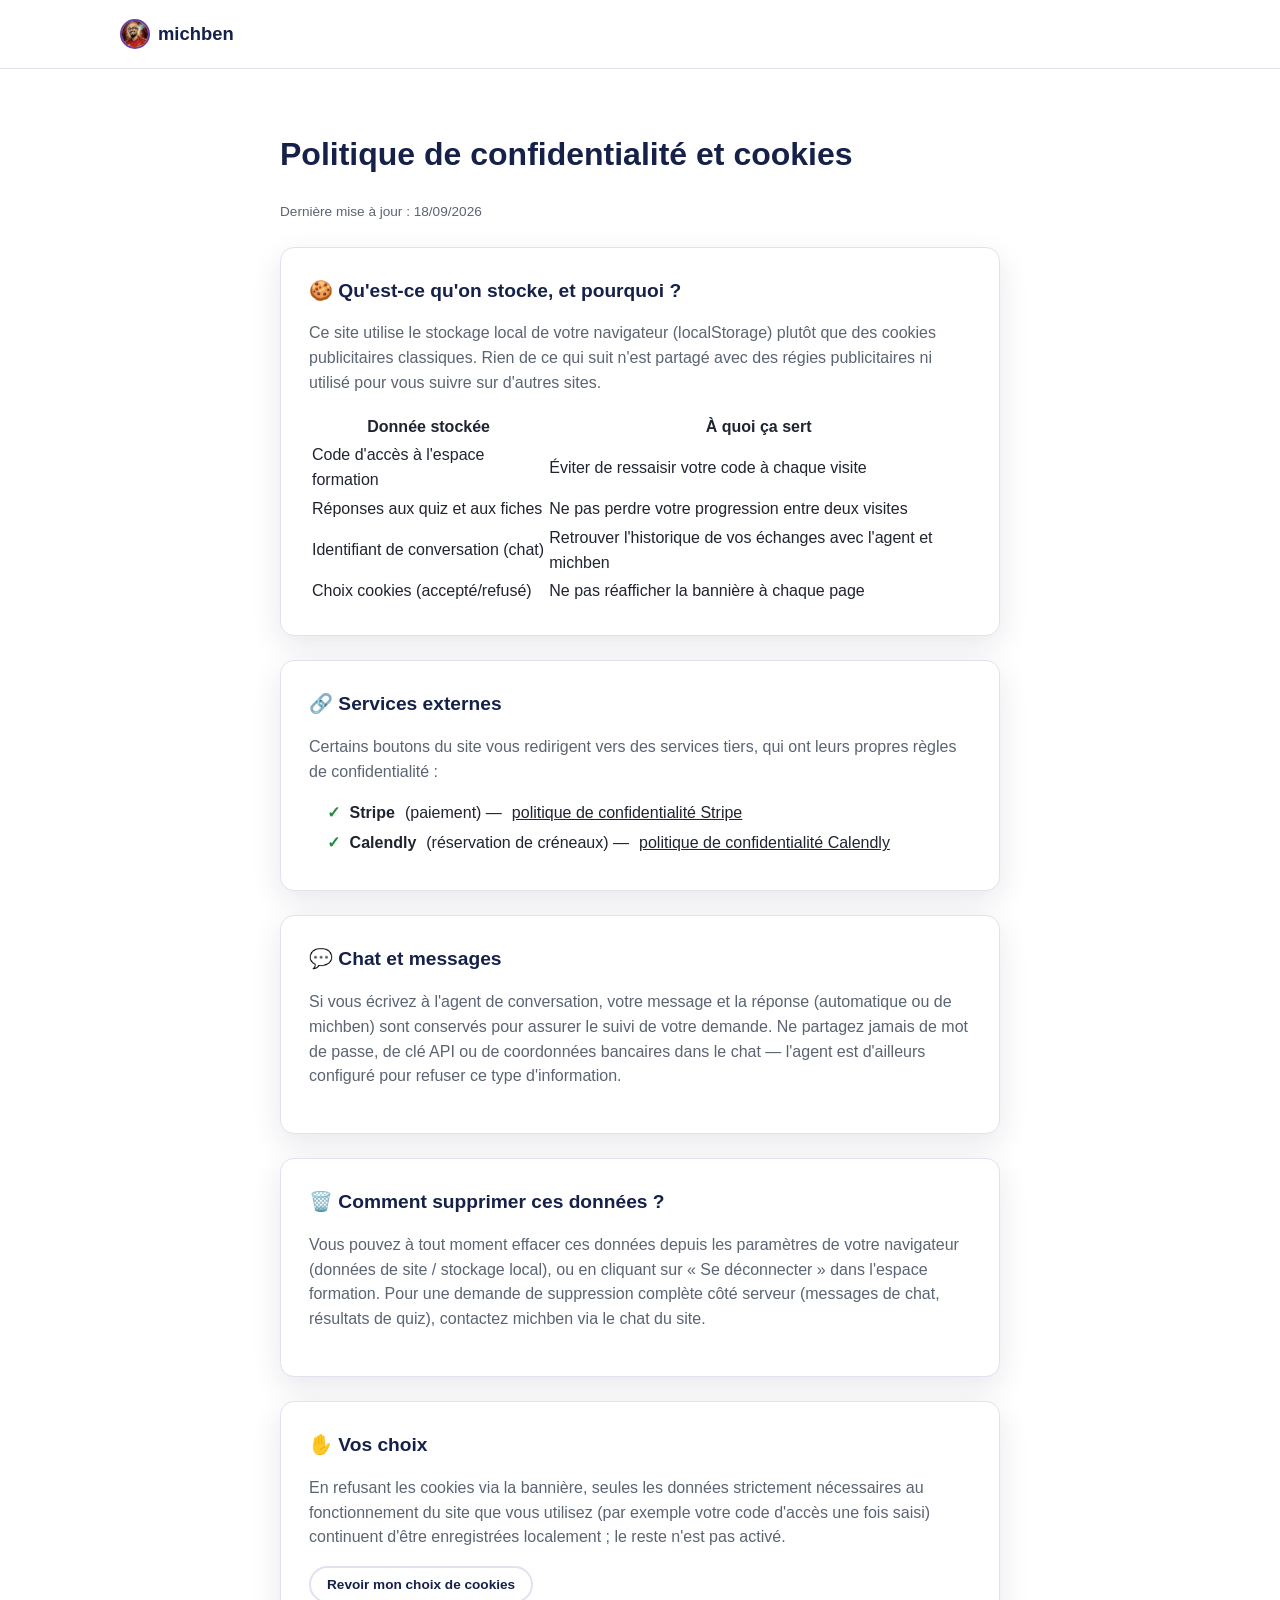
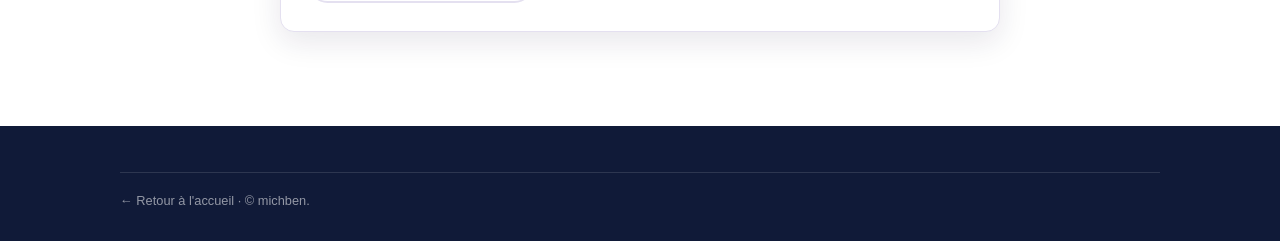
<file: politique-confidentialite.html>
<!DOCTYPE html>
<html lang="fr">
<head>
<meta charset="UTF-8">
<meta name="viewport" content="width=device-width, initial-scale=1.0">
<title>Politique de confidentialité — michben</title>
<meta name="description" content="Politique de confidentialité et gestion des cookies du site de formation michben.">
<link rel="stylesheet" href="assets/style.css">
<link rel="icon" type="image/png" href="assets/logo.png">
</head>
<body>

<header class="site-header">
  <div class="container">
    <a href="index.html" class="brand"><img src="assets/logo.png" alt="michben" class="logo-img"> michben</a>
  </div>
</header>

<main class="container" style="padding: 40px 20px 70px; max-width: 760px;">
  <h1 style="color:var(--navy);">Politique de confidentialité et cookies</h1>
  <p style="color:var(--muted); font-size:0.85rem;">Dernière mise à jour : 18/09/2026</p>

  <div class="card" style="margin:24px 0;">
    <h3>🍪 Qu'est-ce qu'on stocke, et pourquoi ?</h3>
    <p style="color:var(--muted);">Ce site utilise le stockage local de votre navigateur (localStorage) plutôt que des cookies publicitaires classiques. Rien de ce qui suit n'est partagé avec des régies publicitaires ni utilisé pour vous suivre sur d'autres sites.</p>
    <table>
      <tr><th>Donnée stockée</th><th>À quoi ça sert</th></tr>
      <tr><td>Code d'accès à l'espace formation</td><td>Éviter de ressaisir votre code à chaque visite</td></tr>
      <tr><td>Réponses aux quiz et aux fiches</td><td>Ne pas perdre votre progression entre deux visites</td></tr>
      <tr><td>Identifiant de conversation (chat)</td><td>Retrouver l'historique de vos échanges avec l'agent et michben</td></tr>
      <tr><td>Choix cookies (accepté/refusé)</td><td>Ne pas réafficher la bannière à chaque page</td></tr>
    </table>
  </div>

  <div class="card" style="margin:24px 0;">
    <h3>🔗 Services externes</h3>
    <p style="color:var(--muted);">Certains boutons du site vous redirigent vers des services tiers, qui ont leurs propres règles de confidentialité :</p>
    <ul class="check-list">
      <li><strong>Stripe</strong> (paiement) — <a href="https://stripe.com/fr/privacy" target="_blank" rel="noopener">politique de confidentialité Stripe</a></li>
      <li><strong>Calendly</strong> (réservation de créneaux) — <a href="https://calendly.com/privacy" target="_blank" rel="noopener">politique de confidentialité Calendly</a></li>
    </ul>
  </div>

  <div class="card" style="margin:24px 0;">
    <h3>💬 Chat et messages</h3>
    <p style="color:var(--muted);">Si vous écrivez à l'agent de conversation, votre message et la réponse (automatique ou de michben) sont conservés pour assurer le suivi de votre demande. Ne partagez jamais de mot de passe, de clé API ou de coordonnées bancaires dans le chat — l'agent est d'ailleurs configuré pour refuser ce type d'information.</p>
  </div>

  <div class="card" style="margin:24px 0;">
    <h3>🗑️ Comment supprimer ces données ?</h3>
    <p style="color:var(--muted);">Vous pouvez à tout moment effacer ces données depuis les paramètres de votre navigateur (données de site / stockage local), ou en cliquant sur « Se déconnecter » dans l'espace formation. Pour une demande de suppression complète côté serveur (messages de chat, résultats de quiz), contactez michben via le chat du site.</p>
  </div>

  <div class="card" style="margin:24px 0;">
    <h3>✋ Vos choix</h3>
    <p style="color:var(--muted);">En refusant les cookies via la bannière, seules les données strictement nécessaires au fonctionnement du site que vous utilisez (par exemple votre code d'accès une fois saisi) continuent d'être enregistrées localement ; le reste n'est pas activé.</p>
    <button type="button" class="btn btn-secondary btn-sm" onclick="localStorage.removeItem('mb_cookie_consent'); location.reload();">Revoir mon choix de cookies</button>
  </div>
</main>

<footer class="site-footer">
  <div class="container">
    <div class="footer-note">
      <a href="index.html">← Retour à l'accueil</a> · © michben.
    </div>
  </div>
</footer>

</body>
</html>
</file>
<file: assets/style.css>
:root {
  --purple: #4B2E83;
  --purple-dark: #37215F;
  --purple-light: #6B3FA0;
  --navy: #16214A;
  --green: #1E8E3E;
  --red: #C62828;
  --bg: #FFFFFF;
  --bg-soft: #F5F3FA;
  --bg-navy: #101a38;
  --text: #1F2430;
  --muted: #5B6472;
  --border: #E4E0F0;
  --radius: 14px;
  --shadow: 0 10px 30px rgba(27, 16, 63, 0.10);
}

* { box-sizing: border-box; }

html { scroll-behavior: smooth; }

body {
  margin: 0;
  font-family: -apple-system, BlinkMacSystemFont, "Segoe UI", Roboto, Helvetica, Arial, sans-serif;
  color: var(--text);
  background: var(--bg);
  line-height: 1.55;
}

img { max-width: 100%; display: block; }
a { color: inherit; }

.container {
  width: 100%;
  max-width: 1080px;
  margin: 0 auto;
  padding: 0 20px;
}

/* Header */
.site-header {
  position: sticky;
  top: 0;
  z-index: 50;
  background: rgba(255,255,255,0.92);
  backdrop-filter: blur(8px);
  border-bottom: 1px solid var(--border);
}
.site-header .container {
  display: flex;
  align-items: center;
  justify-content: space-between;
  height: 68px;
}
.brand {
  display: flex;
  align-items: center;
  gap: 8px;
  font-weight: 800;
  font-size: 1.15rem;
  color: var(--navy);
  text-decoration: none;
}
.brand .rocket { font-size: 1.2rem; }
.brand .logo-img {
  width: 30px;
  height: 30px;
  border-radius: 50%;
  object-fit: cover;
  flex-shrink: 0;
  border: 2px solid var(--purple-light);
}
.nav-links {
  display: flex;
  gap: 26px;
  list-style: none;
  margin: 0;
  padding: 0;
}
.nav-links a {
  text-decoration: none;
  color: var(--navy);
  font-weight: 600;
  font-size: 0.95rem;
}
.nav-links a:hover { color: var(--purple); }
.nav-cta { display: flex; gap: 10px; align-items: center; }
.nav-toggle { display: none; }

@media (max-width: 760px) {
  .nav-links { display: none; }
}

/* Buttons */
.btn {
  display: inline-flex;
  align-items: center;
  justify-content: center;
  gap: 8px;
  padding: 13px 22px;
  border-radius: 999px;
  font-weight: 700;
  font-size: 0.95rem;
  text-decoration: none;
  border: 2px solid transparent;
  cursor: pointer;
  transition: transform 0.15s ease, box-shadow 0.15s ease, opacity 0.15s ease;
  white-space: nowrap;
}
.btn:hover { transform: translateY(-1px); }
.btn-primary {
  background: linear-gradient(135deg, var(--purple-light), var(--purple));
  color: #fff;
  box-shadow: 0 8px 20px rgba(75,46,131,0.35);
}
.btn-primary:hover { box-shadow: 0 12px 26px rgba(75,46,131,0.45); }
.btn-secondary {
  background: #fff;
  color: var(--navy);
  border-color: var(--border);
}
.btn-secondary:hover { border-color: var(--purple); color: var(--purple); }
.btn-outline-light {
  background: transparent;
  color: #fff;
  border-color: rgba(255,255,255,0.55);
}
.btn-outline-light:hover { background: rgba(255,255,255,0.12); }
.btn-block { width: 100%; }
.btn-sm { padding: 9px 16px; font-size: 0.85rem; }

/* Hero */
.hero {
  background: radial-gradient(1100px 500px at 50% -10%, rgba(107,63,160,0.18), transparent),
              linear-gradient(180deg, #ffffff, var(--bg-soft));
  padding: 68px 0 60px;
  text-align: center;
}
.eyebrow {
  display: inline-flex;
  align-items: center;
  gap: 8px;
  background: #fff;
  border: 1px solid var(--border);
  color: var(--purple);
  font-weight: 700;
  font-size: 0.82rem;
  padding: 6px 14px;
  border-radius: 999px;
  margin-bottom: 18px;
  box-shadow: var(--shadow);
}
.hero h1 {
  font-size: clamp(1.9rem, 4.2vw, 3rem);
  line-height: 1.15;
  margin: 0 0 16px;
  color: var(--navy);
  font-weight: 800;
}
.hero h1 .accent { color: var(--purple); }
.hero p.lead {
  max-width: 640px;
  margin: 0 auto 30px;
  font-size: 1.1rem;
  color: var(--muted);
}
.hero-ctas {
  display: flex;
  gap: 14px;
  justify-content: center;
  flex-wrap: wrap;
  margin-bottom: 18px;
}
.hero-note {
  font-size: 0.85rem;
  color: var(--muted);
}

/* Sections */
section { padding: 70px 0; }
.section-soft { background: var(--bg-soft); }
.section-head {
  text-align: center;
  max-width: 640px;
  margin: 0 auto 44px;
}
.section-head .tag {
  color: var(--purple);
  font-weight: 700;
  font-size: 0.82rem;
  text-transform: uppercase;
  letter-spacing: 0.06em;
}
.section-head h2 {
  font-size: clamp(1.5rem, 3vw, 2.1rem);
  color: var(--navy);
  margin: 8px 0 10px;
  font-weight: 800;
}
.section-head p { color: var(--muted); margin: 0; }

/* Grids / cards */
.grid-2 { display: grid; grid-template-columns: 1fr 1fr; gap: 22px; }
.grid-3 { display: grid; grid-template-columns: repeat(3, 1fr); gap: 22px; }
.grid-4 { display: grid; grid-template-columns: repeat(4, 1fr); gap: 18px; }
@media (max-width: 900px) {
  .grid-3 { grid-template-columns: 1fr; }
  .grid-2 { grid-template-columns: 1fr; }
  .grid-4 { grid-template-columns: 1fr 1fr; }
}

.card {
  background: #fff;
  border: 1px solid var(--border);
  border-radius: var(--radius);
  padding: 28px;
  box-shadow: var(--shadow);
}
.card h3 {
  color: var(--navy);
  margin: 0 0 12px;
  font-size: 1.2rem;
  display: flex;
  align-items: center;
  gap: 10px;
}
.card ul { margin: 0; padding-left: 1.1em; color: var(--muted); }
.card ul li { margin-bottom: 6px; }
.icon-badge {
  width: 40px;
  height: 40px;
  border-radius: 12px;
  display: inline-flex;
  align-items: center;
  justify-content: center;
  font-size: 1.2rem;
  background: var(--bg-soft);
  flex-shrink: 0;
}

/* Public checklist */
.check-list { list-style: none; margin: 0; padding: 0; }
.check-list li {
  display: flex;
  gap: 10px;
  align-items: flex-start;
  margin-bottom: 10px;
  color: var(--text);
}
.check-list li::before {
  content: "✓";
  color: var(--green);
  font-weight: 800;
  flex-shrink: 0;
}

/* Pricing */
.price-card {
  position: relative;
  background: #fff;
  border: 1px solid var(--border);
  border-radius: var(--radius);
  padding: 30px 26px;
  box-shadow: var(--shadow);
  display: flex;
  flex-direction: column;
  text-align: center;
}
.price-card.featured {
  border: 2px solid var(--purple);
  transform: translateY(-6px);
}
.price-badge {
  position: absolute;
  top: -14px;
  left: 50%;
  transform: translateX(-50%);
  background: var(--red);
  color: #fff;
  font-size: 0.75rem;
  font-weight: 800;
  padding: 5px 14px;
  border-radius: 999px;
  white-space: nowrap;
}
.price-card h3 { color: var(--navy); margin: 6px 0 4px; font-size: 1.1rem; }
.price-card .price {
  font-size: 2.4rem;
  font-weight: 800;
  color: var(--purple);
  margin: 10px 0 2px;
}
.price-card .price small { font-size: 1rem; color: var(--muted); font-weight: 600; }
.price-card .old-price {
  color: var(--muted);
  text-decoration: line-through;
  font-size: 0.95rem;
}
.price-card ul {
  list-style: none;
  padding: 0;
  margin: 18px 0 22px;
  text-align: left;
  color: var(--muted);
  flex-grow: 1;
}
.price-card ul li {
  padding: 6px 0;
  border-bottom: 1px dashed var(--border);
}
.price-card ul li:last-child { border-bottom: none; }

/* Steps */
.steps { display: grid; grid-template-columns: repeat(4, 1fr); gap: 20px; }
@media (max-width: 900px) { .steps { grid-template-columns: 1fr 1fr; } }
@media (max-width: 560px) { .steps { grid-template-columns: 1fr; } }
.step {
  background: #fff;
  border: 1px solid var(--border);
  border-radius: var(--radius);
  padding: 22px;
  text-align: center;
}
.step .num {
  width: 34px; height: 34px;
  border-radius: 50%;
  background: var(--purple);
  color: #fff;
  display: inline-flex;
  align-items: center;
  justify-content: center;
  font-weight: 800;
  margin-bottom: 12px;
}
.step h4 { margin: 0 0 6px; color: var(--navy); font-size: 1rem; }
.step p { margin: 0; color: var(--muted); font-size: 0.9rem; }

/* CTA banner */
.cta-banner {
  background: linear-gradient(135deg, var(--navy), var(--purple-dark));
  color: #fff;
  border-radius: 20px;
  padding: 50px 34px;
  text-align: center;
}
.cta-banner h2 { margin: 0 0 12px; font-size: clamp(1.4rem, 3vw, 2rem); }
.cta-banner p { color: rgba(255,255,255,0.82); max-width: 560px; margin: 0 auto 26px; }

/* FAQ */
.faq-item {
  border: 1px solid var(--border);
  border-radius: 12px;
  margin-bottom: 12px;
  overflow: hidden;
  background: #fff;
}
.faq-item summary {
  padding: 16px 20px;
  font-weight: 700;
  color: var(--navy);
  cursor: pointer;
  list-style: none;
  display: flex;
  justify-content: space-between;
  align-items: center;
}
.faq-item summary::-webkit-details-marker { display: none; }
.faq-item summary::after { content: "+"; color: var(--purple); font-size: 1.3rem; }
.faq-item[open] summary::after { content: "−"; }
.faq-item .faq-body { padding: 0 20px 18px; color: var(--muted); }

/* Footer */
.site-footer {
  background: var(--bg-navy);
  color: rgba(255,255,255,0.75);
  padding: 46px 0 30px;
  font-size: 0.9rem;
}
.footer-grid {
  display: flex;
  justify-content: space-between;
  gap: 24px;
  flex-wrap: wrap;
  margin-bottom: 22px;
}
.footer-grid .brand { color: #fff; }
.footer-note {
  border-top: 1px solid rgba(255,255,255,0.12);
  padding-top: 18px;
  font-size: 0.8rem;
  color: rgba(255,255,255,0.55);
}
.site-footer a { text-decoration: none; }
.site-footer a:hover { color: #fff; }

.badge-pill {
  display: inline-block;
  background: var(--bg-soft);
  color: var(--purple);
  font-weight: 700;
  font-size: 0.75rem;
  padding: 4px 10px;
  border-radius: 999px;
  margin-bottom: 10px;
}

/* ---- Espace privé : passcode gate ---- */
.gate-overlay {
  position: fixed;
  inset: 0;
  z-index: 200;
  display: flex;
  align-items: center;
  justify-content: center;
  background: linear-gradient(160deg, var(--navy), var(--purple-dark));
  padding: 20px;
}
.gate-card {
  background: #fff;
  border-radius: var(--radius);
  padding: 40px 32px;
  max-width: 400px;
  width: 100%;
  text-align: center;
  box-shadow: 0 20px 60px rgba(0,0,0,0.35);
}
.gate-card .lock { font-size: 2rem; margin-bottom: 10px; }
.gate-card h1 { font-size: 1.3rem; color: var(--navy); margin: 0 0 8px; }
.gate-card p { color: var(--muted); font-size: 0.9rem; margin: 0 0 20px; }
.gate-card input[type="text"], .gate-card input[type="password"] {
  width: 100%;
  padding: 13px 16px;
  border: 1px solid var(--border);
  border-radius: 10px;
  font-size: 1rem;
  margin-bottom: 12px;
  text-align: center;
  letter-spacing: 0.04em;
}
.gate-card input:focus { outline: 2px solid var(--purple-light); }
.gate-error {
  color: var(--red);
  font-size: 0.85rem;
  min-height: 18px;
  margin-bottom: 8px;
}
.gate-help {
  margin-top: 18px;
  font-size: 0.8rem;
  color: var(--muted);
}
.gate-help a { color: var(--purple); font-weight: 600; }

/* ---- Espace privé : layout ---- */
.private-hidden { display: none !important; }
.private-header {
  background: var(--navy);
  color: #fff;
  padding: 16px 0;
}
.private-header .container {
  display: flex;
  align-items: center;
  justify-content: space-between;
  flex-wrap: wrap;
  gap: 12px;
}
.private-header .brand { color: #fff; }
.tabs {
  display: flex;
  gap: 8px;
  flex-wrap: wrap;
  margin: 26px 0 34px;
  border-bottom: 1px solid var(--border);
  padding-bottom: 14px;
}
.tab-btn {
  background: var(--bg-soft);
  border: 1px solid var(--border);
  color: var(--navy);
  font-weight: 700;
  font-size: 0.88rem;
  padding: 10px 18px;
  border-radius: 999px;
  cursor: pointer;
}
.tab-btn.active {
  background: var(--purple);
  color: #fff;
  border-color: var(--purple);
}
.tab-panel { display: none; }
.tab-panel.active { display: block; }
.quiz-panel { display: none; }
.quiz-panel.active { display: block; }

.module {
  background: #fff;
  border: 1px solid var(--border);
  border-radius: 12px;
  margin-bottom: 12px;
  overflow: hidden;
}
.module summary {
  padding: 16px 20px;
  font-weight: 700;
  color: var(--navy);
  cursor: pointer;
  list-style: none;
  display: flex;
  align-items: center;
  gap: 10px;
}
.module summary::-webkit-details-marker { display: none; }
.module summary .m-num {
  background: var(--bg-soft);
  color: var(--purple);
  font-size: 0.8rem;
  font-weight: 800;
  padding: 3px 9px;
  border-radius: 999px;
}
.module .m-body { padding: 0 20px 20px 20px; color: var(--text); }
.module .m-body ul { padding-left: 1.1em; color: var(--muted); }
.module .m-body p { color: var(--muted); }
.module pre {
  background: #14172b;
  color: #d7e0ff;
  padding: 14px 16px;
  border-radius: 10px;
  overflow-x: auto;
  font-size: 0.85rem;
  line-height: 1.5;
}
.module code { font-family: "SFMono-Regular", Consolas, Menlo, monospace; }
.inline-code {
  background: var(--bg-soft);
  padding: 2px 6px;
  border-radius: 6px;
  font-family: Consolas, Menlo, monospace;
  font-size: 0.85em;
}
.module table {
  width: 100%;
  border-collapse: collapse;
  margin: 10px 0;
  font-size: 0.9rem;
}
.module table th, .module table td {
  border: 1px solid var(--border);
  padding: 8px 10px;
  text-align: left;
}
.module table th { background: var(--bg-soft); color: var(--navy); }

.fiche-card {
  background: #fff;
  border: 1px solid var(--border);
  border-radius: var(--radius);
  padding: 26px;
  margin-bottom: 22px;
  box-shadow: var(--shadow);
}
.fiche-card h3 { color: var(--navy); margin: 0 0 6px; }
.fiche-card .fiche-desc { color: var(--muted); font-size: 0.88rem; margin: 0 0 16px; }
.fiche-field { margin-bottom: 14px; }
.fiche-field label {
  display: block;
  font-weight: 700;
  font-size: 0.85rem;
  color: var(--navy);
  margin-bottom: 6px;
}
.fiche-field input[type="text"], .fiche-field textarea {
  width: 100%;
  padding: 10px 12px;
  border: 1px solid var(--border);
  border-radius: 8px;
  font-size: 0.92rem;
  font-family: inherit;
  resize: vertical;
}
.fiche-actions { display: flex; gap: 10px; flex-wrap: wrap; margin-top: 8px; }
.save-hint { font-size: 0.8rem; color: var(--green); min-height: 16px; }

/* ---- Quiz ---- */
.quiz-question {
  background: #fff;
  border: 1px solid var(--border);
  border-radius: var(--radius);
  padding: 22px 24px;
  margin-bottom: 16px;
  box-shadow: var(--shadow);
}
.quiz-question.correct { border-color: var(--green); background: #F2FBF4; }
.quiz-question.incorrect { border-color: var(--red); background: #FDF2F2; }
.quiz-question .q-title {
  font-weight: 700;
  color: var(--navy);
  margin-bottom: 14px;
  display: flex;
  gap: 8px;
}
.quiz-question .q-num {
  background: var(--bg-soft);
  color: var(--purple);
  font-size: 0.8rem;
  font-weight: 800;
  padding: 2px 9px;
  border-radius: 999px;
  flex-shrink: 0;
  height: fit-content;
}
.quiz-options { display: flex; flex-direction: column; gap: 8px; }
.quiz-options label {
  display: flex;
  align-items: center;
  gap: 10px;
  padding: 10px 12px;
  border: 1px solid var(--border);
  border-radius: 8px;
  cursor: pointer;
  font-size: 0.92rem;
  color: var(--text);
}
.quiz-options label:hover { border-color: var(--purple-light); }
.quiz-options input { accent-color: var(--purple); }
.quiz-question .q-feedback {
  margin-top: 12px;
  font-size: 0.85rem;
  font-weight: 700;
  display: none;
}
.quiz-question.correct .q-feedback { display: block; color: var(--green); }
.quiz-question.incorrect .q-feedback { display: block; color: var(--red); }
.quiz-result {
  text-align: center;
  padding: 34px 26px;
  border-radius: var(--radius);
  margin-bottom: 24px;
  display: none;
}
.quiz-result.show { display: block; }
.quiz-result .score { font-size: 2.6rem; font-weight: 800; margin: 6px 0; }
.quiz-result.tier-good { background: #F2FBF4; border: 2px solid var(--green); }
.quiz-result.tier-good .score { color: var(--green); }
.quiz-result.tier-mid { background: #FFF8ED; border: 2px solid #C67C1E; }
.quiz-result.tier-mid .score { color: #C67C1E; }
.quiz-result.tier-low { background: #FDF2F2; border: 2px solid var(--red); }
.quiz-result.tier-low .score { color: var(--red); }

/* ---- Scroll reveal ---- */
.reveal {
  opacity: 0;
  transform: translateY(16px);
  transition: opacity 0.5s ease, transform 0.5s ease;
}
.reveal.in-view { opacity: 1; transform: translateY(0); }

/* ---- Confetti ---- */
.confetti-piece {
  position: absolute;
  font-size: 1.4rem;
  pointer-events: none;
  animation: confetti-fall 1.1s ease-out forwards;
  z-index: 5;
}
@keyframes confetti-fall {
  0% { opacity: 0; transform: translateY(0) rotate(0deg); }
  15% { opacity: 1; }
  100% { opacity: 0; transform: translateY(90px) rotate(200deg); }
}

/* ---- Activite pedagogique callout ---- */
.activity-box {
  background: linear-gradient(135deg, #FBF6FF, var(--bg-soft));
  border: 1px dashed var(--purple-light);
  border-radius: 12px;
  padding: 16px 18px;
  margin: 14px 0;
  font-size: 0.92rem;
}
.activity-box .activity-title {
  font-weight: 800;
  color: var(--purple);
  margin-bottom: 6px;
  display: flex;
  align-items: center;
  gap: 6px;
}
.activity-box p { margin: 0; color: var(--text); }

/* ---- Animation : terminal progressif ---- */
.anim-terminal {
  background: #14172b;
  border-radius: 12px;
  overflow: hidden;
  margin: 16px 0;
  box-shadow: var(--shadow);
}
.anim-terminal-header {
  background: #1f2340;
  padding: 8px 14px;
  display: flex;
  align-items: center;
  gap: 6px;
  font-size: 0.78rem;
  color: #9aa4c9;
}
.anim-terminal-header .dot { width: 10px; height: 10px; border-radius: 50%; display: inline-block; }
.anim-terminal-header .dot:nth-child(1) { background: #ff5f57; }
.anim-terminal-header .dot:nth-child(2) { background: #febc2e; }
.anim-terminal-header .dot:nth-child(3) { background: #28c840; }
.anim-terminal-header span.label { margin-left: 6px; }
.anim-terminal-body {
  padding: 16px 18px;
  min-height: 120px;
  font-family: Consolas, Menlo, monospace;
  font-size: 0.88rem;
  color: #d7e0ff;
  line-height: 1.7;
}
.anim-terminal-body .line-out { color: #8fd7a4; }
.anim-terminal-body .cursor {
  display: inline-block;
  width: 7px;
  height: 1em;
  background: #d7e0ff;
  animation: blink-cursor 1s steps(1) infinite;
  vertical-align: middle;
}
@keyframes blink-cursor { 50% { opacity: 0; } }
.anim-terminal-controls { padding: 10px 14px 14px; text-align: right; }

/* ---- Animation : flux neuronal (connectome) ---- */
.anim-connectome { margin: 16px 0; }
.anim-connectome svg { width: 100%; height: auto; background: #fff; border-radius: 12px; border: 1px solid var(--border); }
.anim-connectome .node-label { font-size: 9px; fill: var(--muted); font-family: inherit; }
.anim-connectome .edge { stroke: var(--border); stroke-width: 1.5; fill: none; }
.anim-connectome .signal-dot { fill: var(--purple); filter: drop-shadow(0 0 4px var(--purple-light)); }
.anim-connectome .node-circle { stroke-width: 2; fill: #fff; }
.anim-connectome .node-sens { stroke: var(--green); }
.anim-connectome .node-mid { stroke: var(--purple); }
.anim-connectome .node-motor { stroke: var(--red); }
.anim-legend { display: flex; gap: 16px; flex-wrap: wrap; font-size: 0.78rem; color: var(--muted); margin-top: 8px; }
.anim-legend span { display: inline-flex; align-items: center; gap: 5px; }
.anim-legend .dot-legend { width: 10px; height: 10px; border-radius: 50%; display: inline-block; border: 2px solid; background: #fff; }
.anim-controls { display: flex; gap: 8px; margin-top: 10px; flex-wrap: wrap; }

/* ---- Animation : jauge de recompense ---- */
.anim-gauge-wrap { margin: 16px 0; text-align: center; }
.anim-gauge-face { font-size: 2.4rem; transition: transform 0.25s ease; margin-bottom: 6px; }
.anim-gauge-face.bump { transform: scale(1.25); }
.anim-gauge-track {
  height: 22px;
  border-radius: 999px;
  background: var(--bg-soft);
  border: 1px solid var(--border);
  overflow: hidden;
  max-width: 320px;
  margin: 0 auto 12px;
}
.anim-gauge-fill {
  height: 100%;
  width: 50%;
  border-radius: 999px;
  background: linear-gradient(90deg, var(--red), #E8A33D, var(--green));
  transition: width 0.5s ease;
}
.anim-gauge-buttons { display: flex; gap: 10px; justify-content: center; flex-wrap: wrap; }

/* ---- Fichiers qui se creent ---- */
.anim-filetree { font-family: Consolas, Menlo, monospace; font-size: 0.88rem; background: var(--bg-soft); border-radius: 10px; padding: 14px 18px; margin: 16px 0; }
.anim-filetree .file-line {
  opacity: 0;
  transform: translateX(-8px);
  animation: file-appear 0.4s ease forwards;
}
@keyframes file-appear { to { opacity: 1; transform: translateX(0); } }

/* ---- Prompt avant/apres ---- */
.anim-prompt-grid { display: grid; grid-template-columns: 1fr auto 1fr; gap: 14px; align-items: center; margin: 16px 0; }
@media (max-width: 700px) { .anim-prompt-grid { grid-template-columns: 1fr; } }
.anim-prompt-card { padding: 14px 16px; border-radius: 10px; font-size: 0.88rem; }
.anim-prompt-weak { background: #FDF2F2; border: 1px solid #f3c9c9; color: #7a2323; }
.anim-prompt-good { background: #F2FBF4; border: 1px solid #bfe6c8; color: #1e5c30; transition: opacity 0.4s ease; }
.anim-prompt-good.hidden-reveal { opacity: 0.15; filter: blur(3px); }
.anim-prompt-arrow { font-size: 1.6rem; text-align: center; }

/* ---- Kanban de suivi ---- */
.kanban-board { display: grid; grid-template-columns: repeat(4, 1fr); gap: 12px; margin: 16px 0; }
@media (max-width: 800px) { .kanban-board { grid-template-columns: 1fr 1fr; } }
.kanban-col { background: var(--bg-soft); border-radius: 10px; padding: 10px; min-height: 120px; }
.kanban-col h4 { font-size: 0.82rem; color: var(--navy); margin: 0 0 8px; text-transform: uppercase; letter-spacing: 0.03em; }
.kanban-card {
  background: #fff;
  border: 1px solid var(--border);
  border-radius: 8px;
  padding: 8px 10px;
  margin-bottom: 8px;
  font-size: 0.82rem;
  cursor: grab;
  box-shadow: 0 2px 6px rgba(0,0,0,0.05);
}
.kanban-card.dragging { opacity: 0.4; }
.kanban-col.drag-over { background: #ECE6F8; }

/* ---- Bulle de chat ---- */
.mb-chat-bubble {
  position: fixed;
  bottom: 22px;
  right: 22px;
  width: 58px;
  height: 58px;
  border-radius: 50%;
  background: linear-gradient(135deg, var(--purple-light), var(--purple));
  color: #fff;
  border: none;
  font-size: 1.5rem;
  cursor: pointer;
  box-shadow: 0 10px 24px rgba(75,46,131,0.4);
  z-index: 300;
  display: flex;
  align-items: center;
  justify-content: center;
}
.mb-chat-bubble .mb-chat-dot {
  position: absolute;
  top: 4px;
  right: 4px;
  width: 12px;
  height: 12px;
  border-radius: 50%;
  background: var(--red);
  border: 2px solid #fff;
  display: none;
}
.mb-chat-bubble.has-unread .mb-chat-dot { display: block; }

.mb-chat-panel {
  position: fixed;
  bottom: 90px;
  right: 22px;
  width: min(340px, calc(100vw - 32px));
  height: min(460px, calc(100vh - 140px));
  background: #fff;
  border-radius: 16px;
  box-shadow: 0 20px 50px rgba(16,26,56,0.28);
  display: none;
  flex-direction: column;
  overflow: hidden;
  z-index: 300;
  border: 1px solid var(--border);
}
.mb-chat-panel.open { display: flex; }
.mb-chat-header {
  background: var(--navy);
  color: #fff;
  padding: 14px 16px;
  display: flex;
  align-items: center;
  justify-content: space-between;
  font-weight: 700;
  font-size: 0.92rem;
}
.mb-chat-header button { background: none; border: none; color: #fff; font-size: 1.1rem; cursor: pointer; }
.mb-chat-body {
  flex: 1;
  overflow-y: auto;
  padding: 14px;
  display: flex;
  flex-direction: column;
  gap: 8px;
  background: var(--bg-soft);
}
.mb-chat-msg {
  max-width: 82%;
  padding: 9px 12px;
  border-radius: 12px;
  font-size: 0.86rem;
  line-height: 1.4;
  word-wrap: break-word;
}
.mb-chat-msg.visitor { align-self: flex-end; background: var(--purple); color: #fff; border-bottom-right-radius: 3px; }
.mb-chat-msg.agent, .mb-chat-msg.admin { align-self: flex-start; background: #fff; border: 1px solid var(--border); color: var(--text); border-bottom-left-radius: 3px; }
.mb-chat-msg.admin { border-color: var(--green); }
.mb-chat-msg .mb-chat-sender { display: block; font-size: 0.7rem; opacity: 0.7; margin-bottom: 2px; }
.mb-chat-form { display: flex; gap: 8px; padding: 12px; border-top: 1px solid var(--border); background: #fff; }
.mb-chat-form input { flex: 1; padding: 9px 12px; border: 1px solid var(--border); border-radius: 999px; font-size: 0.86rem; }
.mb-chat-form button { background: var(--purple); color: #fff; border: none; width: 38px; height: 38px; border-radius: 50%; cursor: pointer; font-size: 1rem; flex-shrink: 0; }

/* ---- Bandeau cookies RGPD ---- */
.cookie-banner {
  position: fixed;
  left: 0;
  right: 0;
  bottom: 0;
  background: var(--navy);
  color: rgba(255,255,255,0.92);
  z-index: 400;
  box-shadow: 0 -6px 24px rgba(0,0,0,0.25);
}
.cookie-banner-inner {
  max-width: 1080px;
  margin: 0 auto;
  padding: 16px 20px;
  display: flex;
  align-items: center;
  gap: 20px;
  flex-wrap: wrap;
}
.cookie-banner-inner p {
  margin: 0;
  font-size: 0.86rem;
  flex: 1 1 320px;
  line-height: 1.5;
}
.cookie-banner-inner a { color: #fff; text-decoration: underline; }
.cookie-banner-actions { display: flex; gap: 10px; flex-shrink: 0; flex-wrap: wrap; }
.cookie-banner .btn-secondary { background: transparent; border-color: rgba(255,255,255,0.4); color: #fff; }
.cookie-banner .btn-secondary:hover { border-color: #fff; }
</file>
